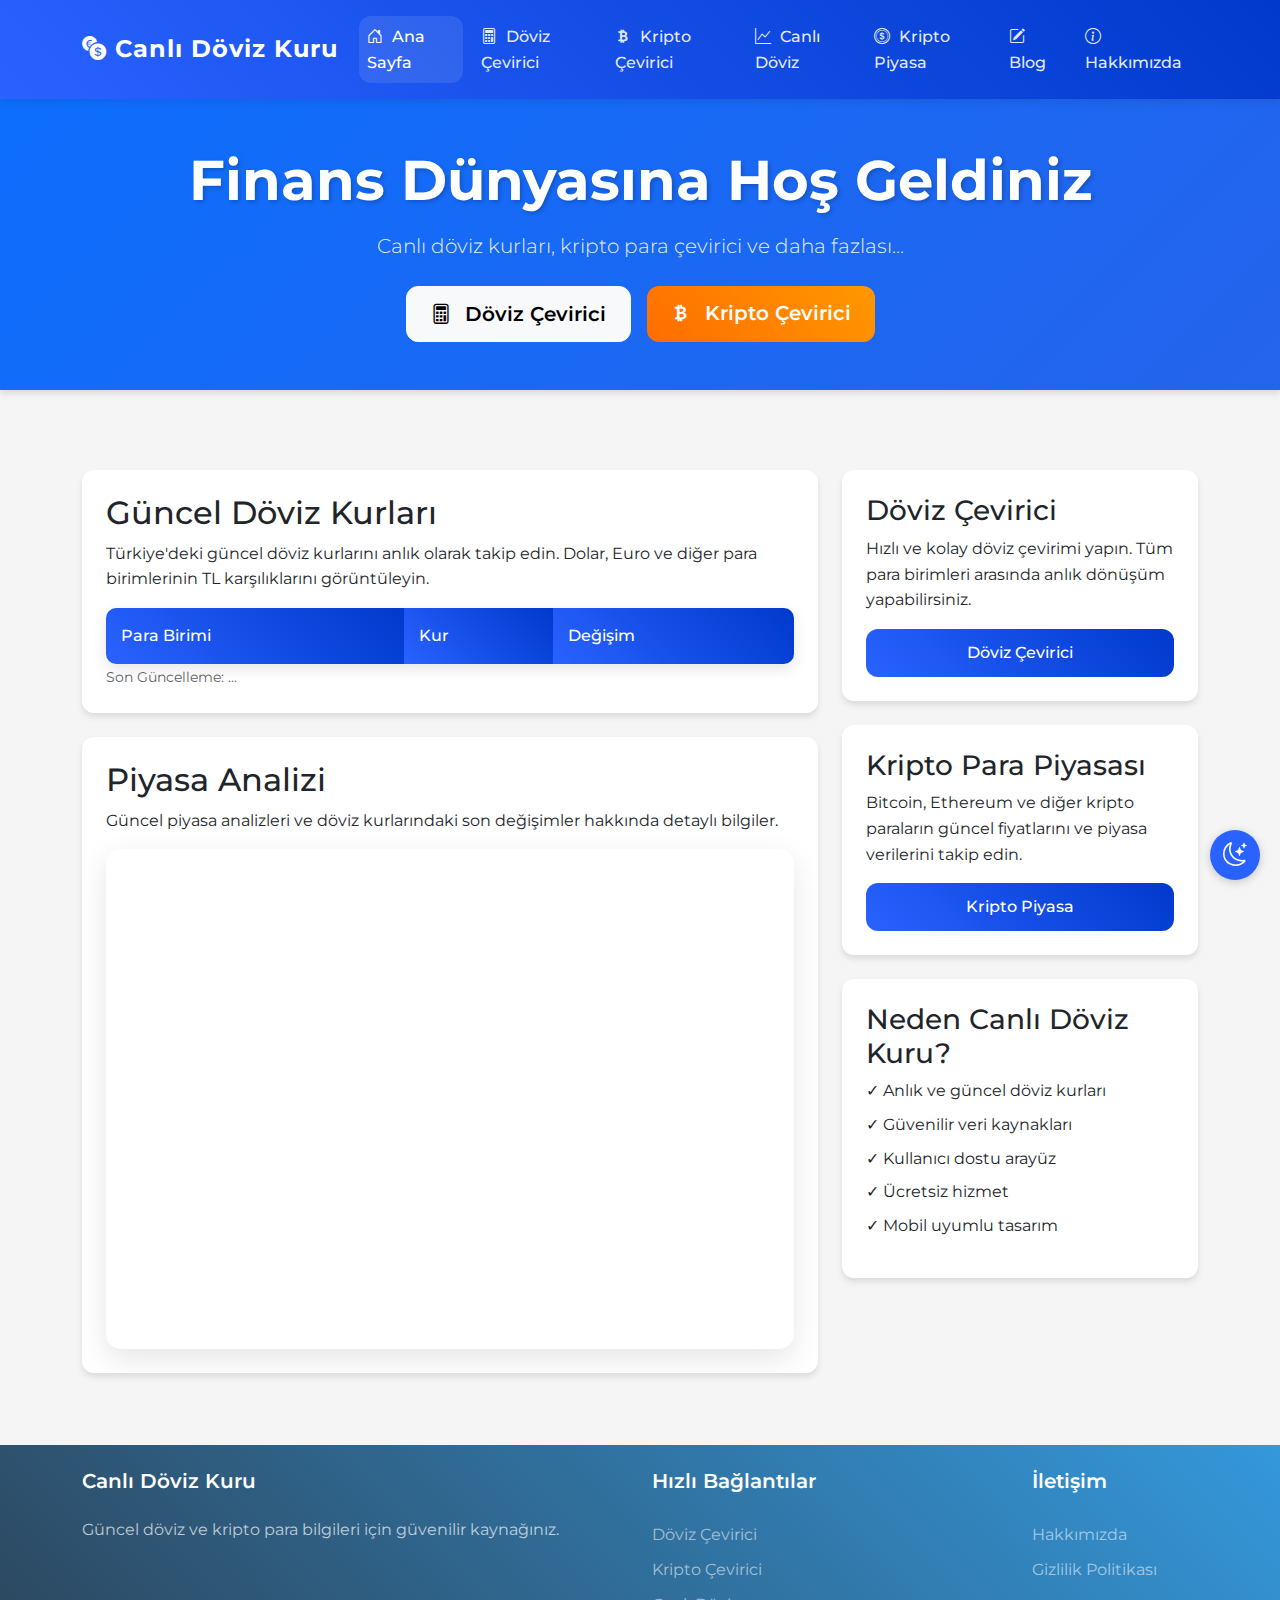
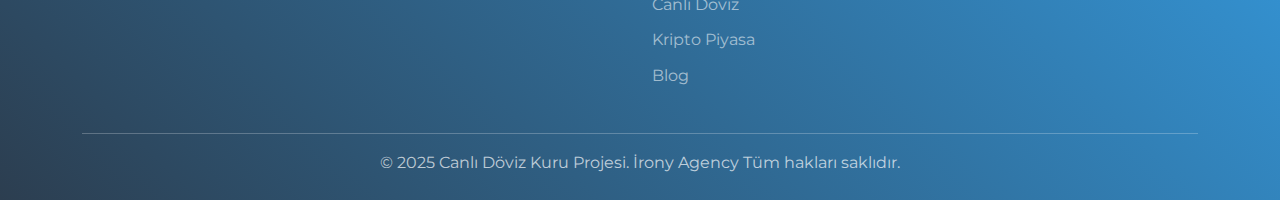
<file: index.html>
<!DOCTYPE html>
<html lang="tr">
<head>
    <!-- Google tag (gtag.js) -->
    <script async src="https://www.googletagmanager.com/gtag/js?id=G-Z0C76HSPTJ"></script>
    <script>
        window.dataLayer = window.dataLayer || [];
        function gtag(){dataLayer.push(arguments);}
        gtag('js', new Date());

        gtag('config', 'G-Z0C76HSPTJ');
    </script>
    <meta charset="UTF-8">
    <meta name="viewport" content="width=device-width, initial-scale=1.0">
    <meta name="description" content="Canlı Döviz Kuru - Anlık döviz kurları, dolar kaç tl, euro kaç tl, güncel döviz çevirici ve kripto para bilgileri.">
    <meta name="keywords" content="canlı döviz kuru, anlık döviz kuru, dolar kaç tl, euro kaç tl, bitcoin kaç tl, kripto para piyasa">
    <meta name="author" content="Finans Platformu">
    <meta name="robots" content="index, follow">

    <!-- Open Graph / Facebook -->
    <meta property="og:type" content="website">
    <meta property="og:url" content="https://candovizkuru.com/">
    <meta property="og:title" content="Canlı Döviz Kuru - Anlık Döviz ve Kripto Para Bilgileri">
    <meta property="og:description" content="Güncel döviz kurları, kripto para çevirici ve anlık finans bilgileri">
    <meta property="og:image" content="https://candovizkuru.com/og-image.jpg">

    <!-- Twitter -->
    <meta property="twitter:card" content="summary_large_image">
    <meta property="twitter:url" content="https://candovizkuru.com/">
    <meta property="twitter:title" content="Canlı Döviz Kuru">
    <meta property="twitter:description" content="Güncel döviz kurları, kripto para çevirici ve anlık finans bilgileri">
    <meta property="twitter:image" content="https://candovizkuru.com/twitter-image.jpg">

    <!-- Canonical URL -->
    <link rel="canonical" href="https://candovizkuru.com/">

    <meta name="google-adsense-account" content="ca-pub-8020765633962496">
    <script async src="https://pagead2.googlesyndication.com/pagead/js/adsbygoogle.js?client=ca-pub-8020765633962496"
     crossorigin="anonymous"></script>
    <title>Canlı Döviz Kuru - Anlık Döviz ve Kripto Para Bilgileri</title>
    <link rel="icon" type="image/png" href="favicon.png">
    <link href="https://fonts.googleapis.com/css2?family=Montserrat:wght@300;400;500;600;700&display=swap" rel="stylesheet">
    <link href="https://cdn.jsdelivr.net/npm/bootstrap@5.3.0/dist/css/bootstrap.min.css" rel="stylesheet">
    <link rel="stylesheet" href="https://cdn.jsdelivr.net/npm/bootstrap-icons@1.7.2/font/bootstrap-icons.css">
    <link rel="stylesheet" href="style.css">
    <link rel="icon" type="image/x-icon" href="favicon.ico">
</head>
<body>
    <!-- Navbar -->
    <nav class="navbar navbar-expand-lg navbar-dark bg-primary">
        <div class="container">
            <a class="navbar-brand" href="index.html">
                <i class="bi bi-currency-exchange me-2"></i>Canlı Döviz Kuru
            </a>
            <button class="navbar-toggler" type="button" data-bs-toggle="collapse" data-bs-target="#navbarNav">
                <span class="navbar-toggler-icon"></span>
            </button>
            <div class="collapse navbar-collapse" id="navbarNav">
                <ul class="navbar-nav ms-auto">
                    <li class="nav-item">
                        <a class="nav-link active" href="index.html">
                            <i class="bi bi-house-door"></i> Ana Sayfa
                        </a>
                    </li>
                    <li class="nav-item">
                        <a class="nav-link" href="pages/doviz-cevirici.html">
                            <i class="bi bi-calculator"></i> Döviz Çevirici
                        </a>
                    </li>
                    <li class="nav-item">
                        <a class="nav-link" href="pages/kripto-cevirici.html">
                            <i class="bi bi-currency-bitcoin"></i> Kripto Çevirici
                        </a>
                    </li>
                    <li class="nav-item">
                        <a class="nav-link" href="pages/canli-doviz.html">
                            <i class="bi bi-graph-up"></i> Canlı Döviz
                        </a>
                    </li>
                    <li class="nav-item">
                        <a class="nav-link" href="pages/kripto-piyasa.html">
                            <i class="bi bi-coin"></i> Kripto Piyasa
                        </a>
                    </li>
                    <li class="nav-item">
                        <a class="nav-link" href="pages/blog.html">
                            <i class="bi bi-pencil-square"></i> Blog
                        </a>
                    </li>
                    <li class="nav-item">
                        <a class="nav-link" href="pages/hakkimizda.html">
                            <i class="bi bi-info-circle"></i> Hakkımızda
                        </a>
                    </li>
                </ul>
            </div>
        </div>
    </nav>

    <!-- Hero Section -->
    <div class="hero-section text-center py-5 bg-primary text-white">
        <div class="container">
            <h1 class="display-4 mb-3">Finans Dünyasına Hoş Geldiniz</h1>
            <p class="lead mb-4">Canlı döviz kurları, kripto para çevirici ve daha fazlası...</p>
            <div class="d-flex justify-content-center gap-3">
                <a href="pages/doviz-cevirici.html" class="btn btn-light btn-lg">
                    <i class="bi bi-calculator"></i> Döviz Çevirici
                </a>
                <a href="pages/kripto-cevirici.html" class="btn btn-warning btn-lg">
                    <i class="bi bi-currency-bitcoin"></i> Kripto Çevirici
                </a>
            </div>
        </div>
    </div>

    <!-- Ana İçerik -->
    <div class="container mt-5">
        <div class="row">
            <div class="col-md-8">
                <div class="card mb-4">
                    <div class="card-body">
                        <h2 class="card-title">Güncel Döviz Kurları</h2>
                        <p class="card-text">Türkiye'deki güncel döviz kurlarını anlık olarak takip edin. Dolar, Euro ve diğer para birimlerinin TL karşılıklarını görüntüleyin.</p>
                        <div class="table-responsive">
                            <table class="table table-hover">
                                <thead>
                                    <tr>
                                        <th>Para Birimi</th>
                                        <th>Kur</th>
                                        <th>Değişim</th>
                                    </tr>
                                </thead>
                                <tbody id="popularRatesTable">
                                    <!-- Burası JavaScript ile doldurulacak -->
                                </tbody>
                            </table>
                        </div>
                        <small id="lastUpdate" class="text-muted">Son Güncelleme: ...</small>
                    </div>
                </div>

                <div class="card mb-4">
                    <div class="card-body">
                        <h2 class="card-title">Piyasa Analizi</h2>
                        <p class="card-text">Güncel piyasa analizleri ve döviz kurlarındaki son değişimler hakkında detaylı bilgiler.</p>
                        <div class="tradingview-widget-container">
                            <div id="tradingview_chart"></div>
                            <script type="text/javascript" src="https://s3.tradingview.com/tv.js"></script>
                            <script type="text/javascript">
                                new TradingView.widget({
                                    "width": "100%",
                                    "height": 500,
                                    "symbol": "FX:USDTRY",
                                    "interval": "D",
                                    "timezone": "Europe/Istanbul",
                                    "theme": "light",
                                    "style": "1",
                                    "locale": "tr",
                                    "toolbar_bg": "#f1f3f6",
                                    "enable_publishing": false,
                                    "allow_symbol_change": true,
                                    "container_id": "tradingview_chart"
                                });
                            </script>
                        </div>
                    </div>
                </div>
            </div>
            <div class="col-md-4">
                <div class="card mb-4">
                    <div class="card-body">
                        <h3 class="card-title">Döviz Çevirici</h3>
                        <p class="card-text">Hızlı ve kolay döviz çevirimi yapın. Tüm para birimleri arasında anlık dönüşüm yapabilirsiniz.</p>
                        <div class="d-grid">
                            <a href="pages/canli-doviz.html" class="btn btn-primary">Döviz Çevirici</a>
                        </div>
                    </div>
                </div>

                <div class="card mb-4">
                    <div class="card-body">
                        <h3 class="card-title">Kripto Para Piyasası</h3>
                        <p class="card-text">Bitcoin, Ethereum ve diğer kripto paraların güncel fiyatlarını ve piyasa verilerini takip edin.</p>
                        <div class="d-grid">
                            <a href="pages/kripto-piyasa.html" class="btn btn-primary">Kripto Piyasa</a>
                        </div>
                    </div>
                </div>

                <div class="card">
                    <div class="card-body">
                        <h3 class="card-title">Neden Canlı Döviz Kuru?</h3>
                        <ul class="list-unstyled">
                            <li class="mb-2">✓ Anlık ve güncel döviz kurları</li>
                            <li class="mb-2">✓ Güvenilir veri kaynakları</li>
                            <li class="mb-2">✓ Kullanıcı dostu arayüz</li>
                            <li class="mb-2">✓ Ücretsiz hizmet</li>
                            <li class="mb-2">✓ Mobil uyumlu tasarım</li>
                        </ul>
                    </div>
                </div>
            </div>
        </div>
    </div>

    <!-- Footer -->
    <footer class="bg-dark text-light py-4 mt-5">
        <div class="container">
            <div class="row">
                <div class="col-md-6">
                    <h5>Canlı Döviz Kuru</h5>
                    <p>Güncel döviz ve kripto para bilgileri için güvenilir kaynağınız.</p>
                </div>
                <div class="col-md-4">
                    <h5>Hızlı Bağlantılar</h5>
                    <ul class="list-unstyled">
                        <li><a href="pages/doviz-cevirici.html">Döviz Çevirici</a></li>
                        <li><a href="pages/kripto-cevirici.html">Kripto Çevirici</a></li>
                        <li><a href="pages/canli-doviz.html">Canlı Döviz</a></li>
                        <li><a href="pages/kripto-piyasa.html">Kripto Piyasa</a></li>
                        <li><a href="pages/blog.html">Blog</a></li>
                    </ul>
                </div>
                <div class="col-md-2">
                    <h5>İletişim</h5>
                    <ul class="list-unstyled">
                        <li><a href="pages/hakkimizda.html">Hakkımızda</a></li>
                        <li><a href="pages/gizlilik-politikasi.html">Gizlilik Politikası</a></li>
                    </ul>
                </div>
            </div>
            <hr class="mt-4">
            <div class="text-center">
                <p class="mb-0">&copy; 2025 Canlı Döviz Kuru Projesi. İrony Agency Tüm hakları saklıdır.</p>
            </div>
        </div>
    </footer>

    <!-- Tema Değiştirme Butonu -->
    <button class="theme-toggle" id="themeToggle">
        <i class="bi bi-moon-stars"></i>
    </button>

    <script src="https://cdn.jsdelivr.net/npm/bootstrap@5.3.0/dist/js/bootstrap.bundle.min.js"></script>
    <script src="script.js"></script>
</body>
</html>
</file>
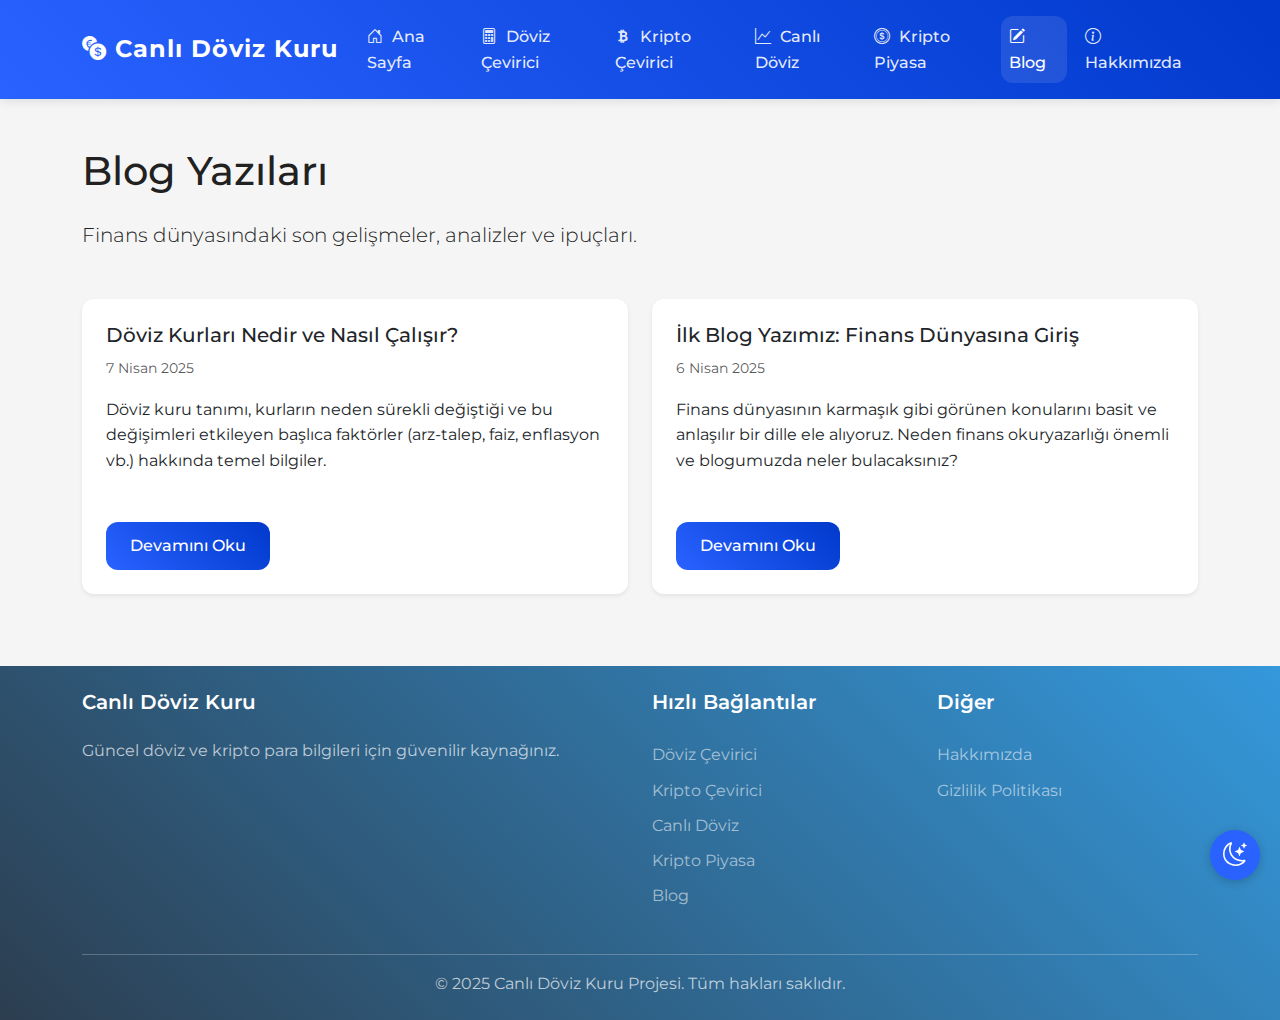
<file: pages/blog.html>
<!DOCTYPE html>
<html lang="tr">
<head>
    <!-- Google tag (gtag.js) -->
    <script async src="https://www.googletagmanager.com/gtag/js?id=G-Z0C76HSPTJ"></script>
    <script>
        window.dataLayer = window.dataLayer || [];
        function gtag(){dataLayer.push(arguments);}
        gtag('js', new Date());
        gtag('config', 'G-Z0C76HSPTJ');
    </script>
    <meta charset="UTF-8">
    <meta name="viewport" content="width=device-width, initial-scale=1.0">
    <meta name="description" content="Canlı Döviz Kuru Blog - Finans, döviz ve kripto paralar hakkında güncel yazılar.">
    <meta name="keywords" content="finans blog, döviz blog, kripto blog, ekonomi yazıları">
    <title>Blog - Canlı Döviz Kuru</title>
    <link rel="icon" type="image/png" href="../favicon.png">
    <link href="https://fonts.googleapis.com/css2?family=Montserrat:wght@300;400;500;600;700&display=swap" rel="stylesheet">
    <link href="https://cdn.jsdelivr.net/npm/bootstrap@5.3.0/dist/css/bootstrap.min.css" rel="stylesheet">
    <link rel="stylesheet" href="https://cdn.jsdelivr.net/npm/bootstrap-icons@1.7.2/font/bootstrap-icons.css">
    <link rel="stylesheet" href="../style.css">
</head>
<body>
    <!-- Navbar -->
    <nav class="navbar navbar-expand-lg navbar-dark bg-primary">
        <div class="container">
            <a class="navbar-brand" href="../index.html">
                <i class="bi bi-currency-exchange me-2"></i>Canlı Döviz Kuru
            </a>
            <button class="navbar-toggler" type="button" data-bs-toggle="collapse" data-bs-target="#navbarNav">
                <span class="navbar-toggler-icon"></span>
            </button>
            <div class="collapse navbar-collapse" id="navbarNav">
                <ul class="navbar-nav ms-auto">
                    <li class="nav-item">
                        <a class="nav-link" href="../index.html"><i class="bi bi-house-door"></i> Ana Sayfa</a>
                    </li>
                    <li class="nav-item">
                        <a class="nav-link" href="doviz-cevirici.html"><i class="bi bi-calculator"></i> Döviz Çevirici</a>
                    </li>
                    <li class="nav-item">
                        <a class="nav-link" href="kripto-cevirici.html"><i class="bi bi-currency-bitcoin"></i> Kripto Çevirici</a>
                    </li>
                    <li class="nav-item">
                        <a class="nav-link" href="canli-doviz.html"><i class="bi bi-graph-up"></i> Canlı Döviz</a>
                    </li>
                    <li class="nav-item">
                        <a class="nav-link" href="kripto-piyasa.html"><i class="bi bi-coin"></i> Kripto Piyasa</a>
                    </li>
                     <li class="nav-item">
                        <a class="nav-link active" href="blog.html"><i class="bi bi-pencil-square"></i> Blog</a>
                    </li>
                    <li class="nav-item">
                        <a class="nav-link" href="hakkimizda.html"><i class="bi bi-info-circle"></i> Hakkımızda</a>
                    </li>
                </ul>
            </div>
        </div>
    </nav>

    <!-- Blog Başlık -->
    <div class="container mt-5">
        <h1 class="mb-4">Blog Yazıları</h1>
        <p class="lead mb-5">Finans dünyasındaki son gelişmeler, analizler ve ipuçları.</p>

        <!-- Blog Yazıları Listesi -->
        <div class="row" id="blogPostList">
            <!-- Blog yazıları buraya JavaScript ile yüklenecek -->
            <div class="col-12 text-center">
                <p>Yazılar yükleniyor...</p>
            </div>
        </div>
    </div>

    <!-- Footer -->
    <footer class="bg-dark text-light py-4 mt-5">
        <div class="container">
            <div class="row">
                <div class="col-md-6">
                    <h5>Canlı Döviz Kuru</h5>
                    <p>Güncel döviz ve kripto para bilgileri için güvenilir kaynağınız.</p>
                </div>
                <div class="col-md-3">
                    <h5>Hızlı Bağlantılar</h5>
                    <ul class="list-unstyled">
                        <li><a href="doviz-cevirici.html">Döviz Çevirici</a></li>
                        <li><a href="kripto-cevirici.html">Kripto Çevirici</a></li>
                        <li><a href="canli-doviz.html">Canlı Döviz</a></li>
                        <li><a href="kripto-piyasa.html">Kripto Piyasa</a></li>
                        <li><a href="blog.html">Blog</a></li>
                    </ul>
                </div>
                <div class="col-md-3">
                    <h5>Diğer</h5>
                    <ul class="list-unstyled">
                        <li><a href="hakkimizda.html">Hakkımızda</a></li>
                        <li><a href="gizlilik-politikasi.html">Gizlilik Politikası</a></li>
                    </ul>
                </div>
            </div>
            <hr class="mt-4">
            <div class="text-center">
                <p class="mb-0">&copy; 2025 Canlı Döviz Kuru Projesi. Tüm hakları saklıdır.</p>
            </div>
        </div>
    </footer>

    <!-- Tema Değiştirme Butonu -->
    <button class="theme-toggle" id="themeToggle">
        <i class="bi bi-moon-stars"></i>
    </button>

    <script src="https://cdn.jsdelivr.net/npm/bootstrap@5.3.0/dist/js/bootstrap.bundle.min.js"></script>
    <!-- Ana script (tema vb. için) -->
    <script src="../script.js"></script>
    <!-- Blog listeleme script'i -->
    <script src="../blog.js"></script>
</body>
</html>
</file>
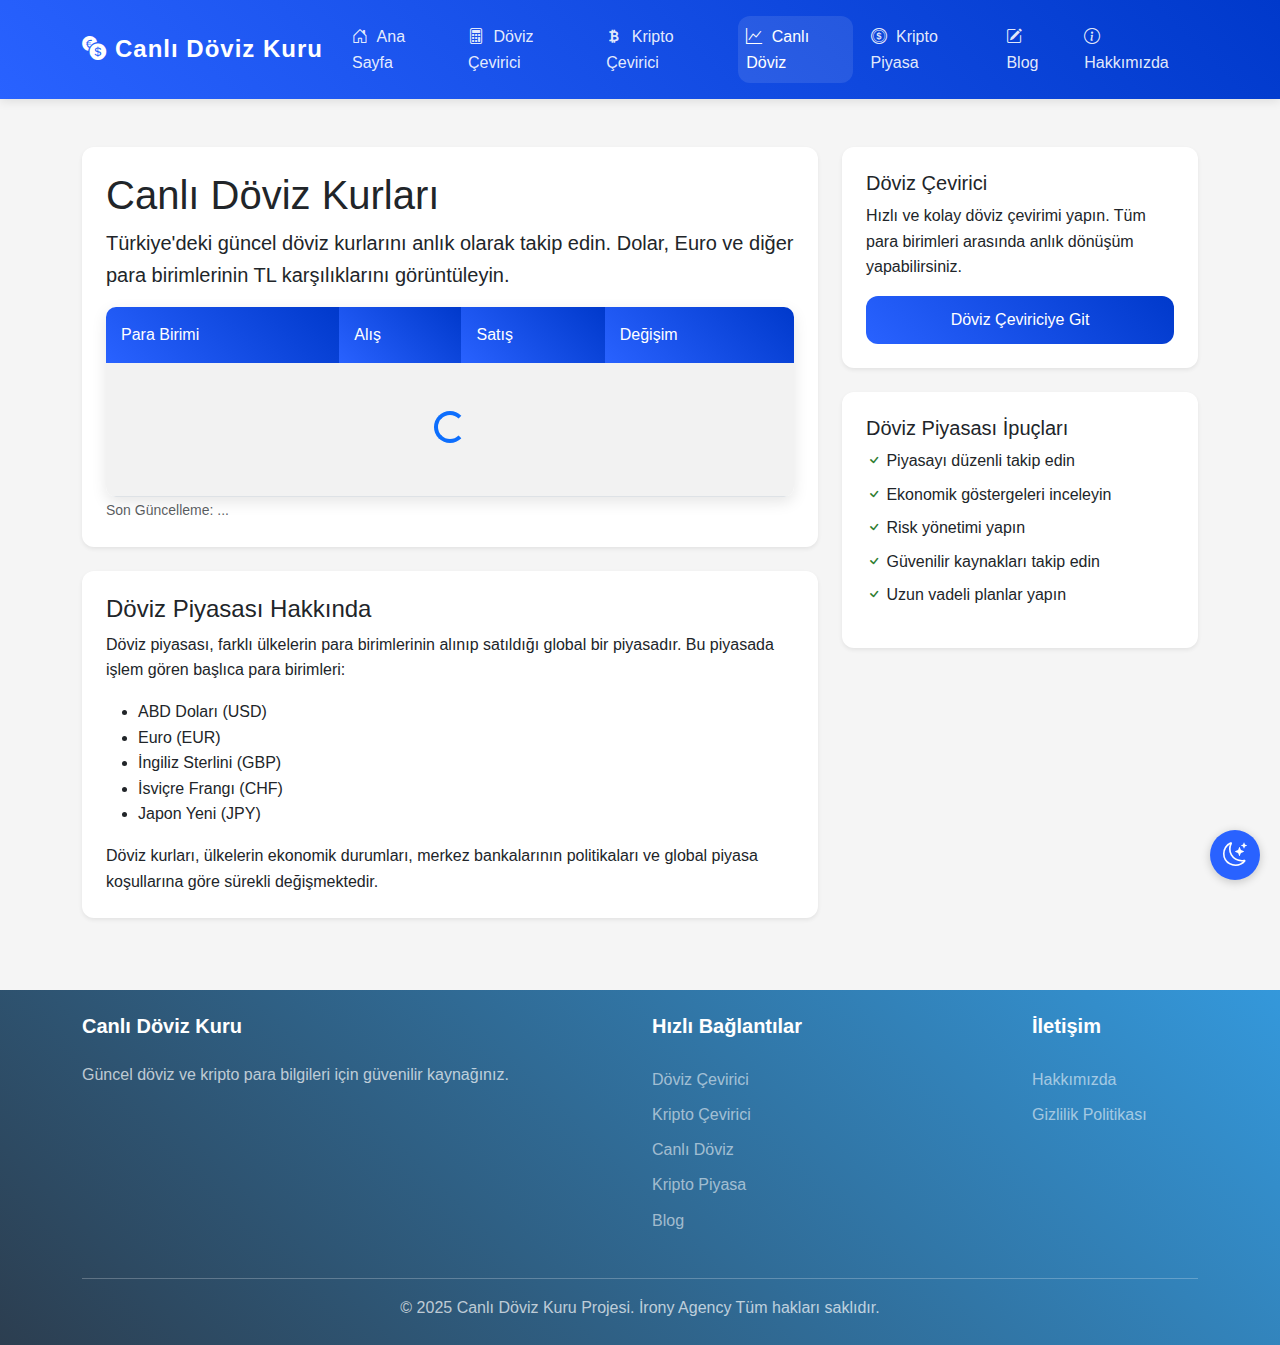
<file: pages/canli-doviz.html>
<!DOCTYPE html>
<html lang="tr">
<head>
    <!-- Google tag (gtag.js) -->
    <script async src="https://www.googletagmanager.com/gtag/js?id=G-Z0C76HSPTJ"></script>
    <script>
        window.dataLayer = window.dataLayer || [];
        function gtag(){dataLayer.push(arguments);}
        gtag('js', new Date());

        gtag('config', 'G-Z0C76HSPTJ');
    </script>
    <meta charset="UTF-8">
    <meta name="viewport" content="width=device-width, initial-scale=1.0">
    <meta name="description" content="Canlı Döviz Kuru - Anlık döviz kurları, dolar kaç tl, euro kaç tl, güncel döviz çevirici ve kripto para bilgileri.">
    <meta name="keywords" content="canlı döviz kuru, anlık döviz kuru, dolar kaç tl, euro kaç tl, bitcoin kaç tl, kripto para piyasa">
    <meta name="google-adsense-account" content="ca-pub-8020765633962496">
    <script async src="https://pagead2.googlesyndication.com/pagead/js/adsbygoogle.js?client=ca-pub-8020765633962496"
     crossorigin="anonymous"></script>
    <title>Canlı Döviz Kurları - Canlı Döviz Kuru | Anlık Döviz Bilgileri</title>
    <link rel="icon" type="image/png" href="../favicon.png">
    <link href="https://cdn.jsdelivr.net/npm/bootstrap@5.3.0/dist/css/bootstrap.min.css" rel="stylesheet">
    <link rel="stylesheet" href="https://cdn.jsdelivr.net/npm/bootstrap-icons@1.7.2/font/bootstrap-icons.css">
    <link rel="stylesheet" href="../style.css">
</head>
<body>
    <!-- Navigasyon -->
    <nav class="navbar navbar-expand-lg navbar-dark bg-primary">
        <div class="container">
            <a class="navbar-brand" href="../index.html">
                <i class="bi bi-currency-exchange me-2"></i>Canlı Döviz Kuru
            </a>
            <button class="navbar-toggler" type="button" data-bs-toggle="collapse" data-bs-target="#navbarNav">
                <span class="navbar-toggler-icon"></span>
            </button>
            <div class="collapse navbar-collapse" id="navbarNav">
                <ul class="navbar-nav ms-auto">
                    <li class="nav-item">
                        <a class="nav-link" href="../index.html"><i class="bi bi-house-door"></i> Ana Sayfa</a>
                    </li>
                    <li class="nav-item">
                        <a class="nav-link" href="doviz-cevirici.html"><i class="bi bi-calculator"></i> Döviz Çevirici</a>
                    </li>
                    <li class="nav-item">
                        <a class="nav-link" href="kripto-cevirici.html"><i class="bi bi-currency-bitcoin"></i> Kripto Çevirici</a>
                    </li>
                    <li class="nav-item">
                        <a class="nav-link active" href="canli-doviz.html"><i class="bi bi-graph-up"></i> Canlı Döviz</a>
                    </li>
                    <li class="nav-item">
                        <a class="nav-link" href="kripto-piyasa.html"><i class="bi bi-coin"></i> Kripto Piyasa</a>
                    </li>
                    <li class="nav-item">
                        <a class="nav-link" href="blog.html"><i class="bi bi-pencil-square"></i> Blog</a>
                    </li>
                    <li class="nav-item">
                        <a class="nav-link" href="hakkimizda.html"><i class="bi bi-info-circle"></i> Hakkımızda</a>
                    </li>
                </ul>
            </div>
        </div>
    </nav>

    <!-- Ana İçerik -->
    <div class="container mt-5">
        <div class="row">
            <div class="col-md-8">
                <div class="card mb-4 shadow-sm">
                    <div class="card-body">
                        <h1 class="card-title">Canlı Döviz Kurları</h1>
                        <p class="lead">Türkiye'deki güncel döviz kurlarını anlık olarak takip edin. Dolar, Euro ve diğer para birimlerinin TL karşılıklarını görüntüleyin.</p>
                        <div class="table-responsive">
                            <table class="table table-hover table-striped">
                                <thead>
                                    <tr>
                                        <th>Para Birimi</th>
                                        <th>Alış</th>
                                        <th>Satış</th>
                                        <th>Değişim</th>
                                    </tr>
                                </thead>
                                <tbody id="dovizKurlariTable">
                                    <!-- Döviz kurları buraya gelecek -->
                                     <tr><td colspan="4" class="text-center p-5"><div class="spinner-border text-primary" role="status"><span class="visually-hidden">Yükleniyor...</span></div></td></tr>
                                </tbody>
                            </table>
                        </div>
                        <small id="lastUpdate" class="text-muted">Son Güncelleme: ...</small>
                    </div>
                </div>

                <div class="card mb-4 shadow-sm">
                    <div class="card-body">
                        <h2 class="card-title h4">Döviz Piyasası Hakkında</h2>
                        <p class="card-text">Döviz piyasası, farklı ülkelerin para birimlerinin alınıp satıldığı global bir piyasadır. Bu piyasada işlem gören başlıca para birimleri:</p>
                        <ul>
                            <li>ABD Doları (USD)</li>
                            <li>Euro (EUR)</li>
                            <li>İngiliz Sterlini (GBP)</li>
                            <li>İsviçre Frangı (CHF)</li>
                            <li>Japon Yeni (JPY)</li>
                        </ul>
                        <p class="card-text">Döviz kurları, ülkelerin ekonomik durumları, merkez bankalarının politikaları ve global piyasa koşullarına göre sürekli değişmektedir.</p>
                    </div>
                </div>
            </div>
            <div class="col-md-4">
                <div class="card mb-4 shadow-sm">
                    <div class="card-body">
                        <h3 class="card-title h5">Döviz Çevirici</h3>
                        <p class="card-text">Hızlı ve kolay döviz çevirimi yapın. Tüm para birimleri arasında anlık dönüşüm yapabilirsiniz.</p>
                        <div class="d-grid">
                             <a href="doviz-cevirici.html" class="btn btn-primary">Döviz Çeviriciye Git</a>
                        </div>
                    </div>
                </div>

                <div class="card shadow-sm">
                    <div class="card-body">
                        <h3 class="card-title h5">Döviz Piyasası İpuçları</h3>
                        <ul class="list-unstyled">
                            <li class="mb-2"><i class="bi bi-check text-success"></i> Piyasayı düzenli takip edin</li>
                            <li class="mb-2"><i class="bi bi-check text-success"></i> Ekonomik göstergeleri inceleyin</li>
                            <li class="mb-2"><i class="bi bi-check text-success"></i> Risk yönetimi yapın</li>
                            <li class="mb-2"><i class="bi bi-check text-success"></i> Güvenilir kaynakları takip edin</li>
                            <li class="mb-2"><i class="bi bi-check text-success"></i> Uzun vadeli planlar yapın</li>
                        </ul>
                    </div>
                </div>
            </div>
        </div>
    </div>

    <!-- Footer -->
    <footer class="bg-dark text-light py-4 mt-5">
        <div class="container">
            <div class="row">
                <div class="col-md-6">
                    <h5>Canlı Döviz Kuru</h5>
                    <p>Güncel döviz ve kripto para bilgileri için güvenilir kaynağınız.</p>
                </div>
                <div class="col-md-4">
                    <h5>Hızlı Bağlantılar</h5>
                    <ul class="list-unstyled">
                        <li><a href="doviz-cevirici.html">Döviz Çevirici</a></li>
                        <li><a href="kripto-cevirici.html">Kripto Çevirici</a></li>
                        <li><a href="canli-doviz.html">Canlı Döviz</a></li>
                        <li><a href="kripto-piyasa.html">Kripto Piyasa</a></li>
                        <li><a href="blog.html">Blog</a></li>
                    </ul>
                </div>
                <div class="col-md-2">
                    <h5>İletişim</h5>
                    <ul class="list-unstyled">
                        <li><a href="hakkimizda.html">Hakkımızda</a></li>
                        <li><a href="gizlilik-politikasi.html">Gizlilik Politikası</a></li>
                    </ul>
                </div>
            </div>
            <hr class="mt-4">
            <div class="text-center">
                <p class="mb-0">&copy; 2025 Canlı Döviz Kuru Projesi. İrony Agency Tüm hakları saklıdır.</p>
            </div>
        </div>
    </footer>

    <!-- Tema Değiştirme Butonu -->
    <button class="theme-toggle" id="themeToggle">
        <i class="bi bi-moon-stars"></i>
    </button>

    <script src="https://cdn.jsdelivr.net/npm/bootstrap@5.3.0/dist/js/bootstrap.bundle.min.js"></script>
    <script src="../script.js"></script>
    <script>
        // Sayfa yüklendiğinde canlı döviz kurlarını yükle
        document.addEventListener('DOMContentLoaded', () => {
            if (typeof loadLiveRates === 'function') {
                loadLiveRates(); // script.js içindeki fonksiyonu çağır
            }
             // Belirli aralıklarla veriyi yenilemek için (örneğin 1 dakikada bir)
             // setInterval(() => {
             //     if (typeof loadLiveRates === 'function') {
             //         loadLiveRates();
             //     }
             // }, 60000); // 60000 milisaniye = 1 dakika
        });
    </script>

</body>
</html>
</file>
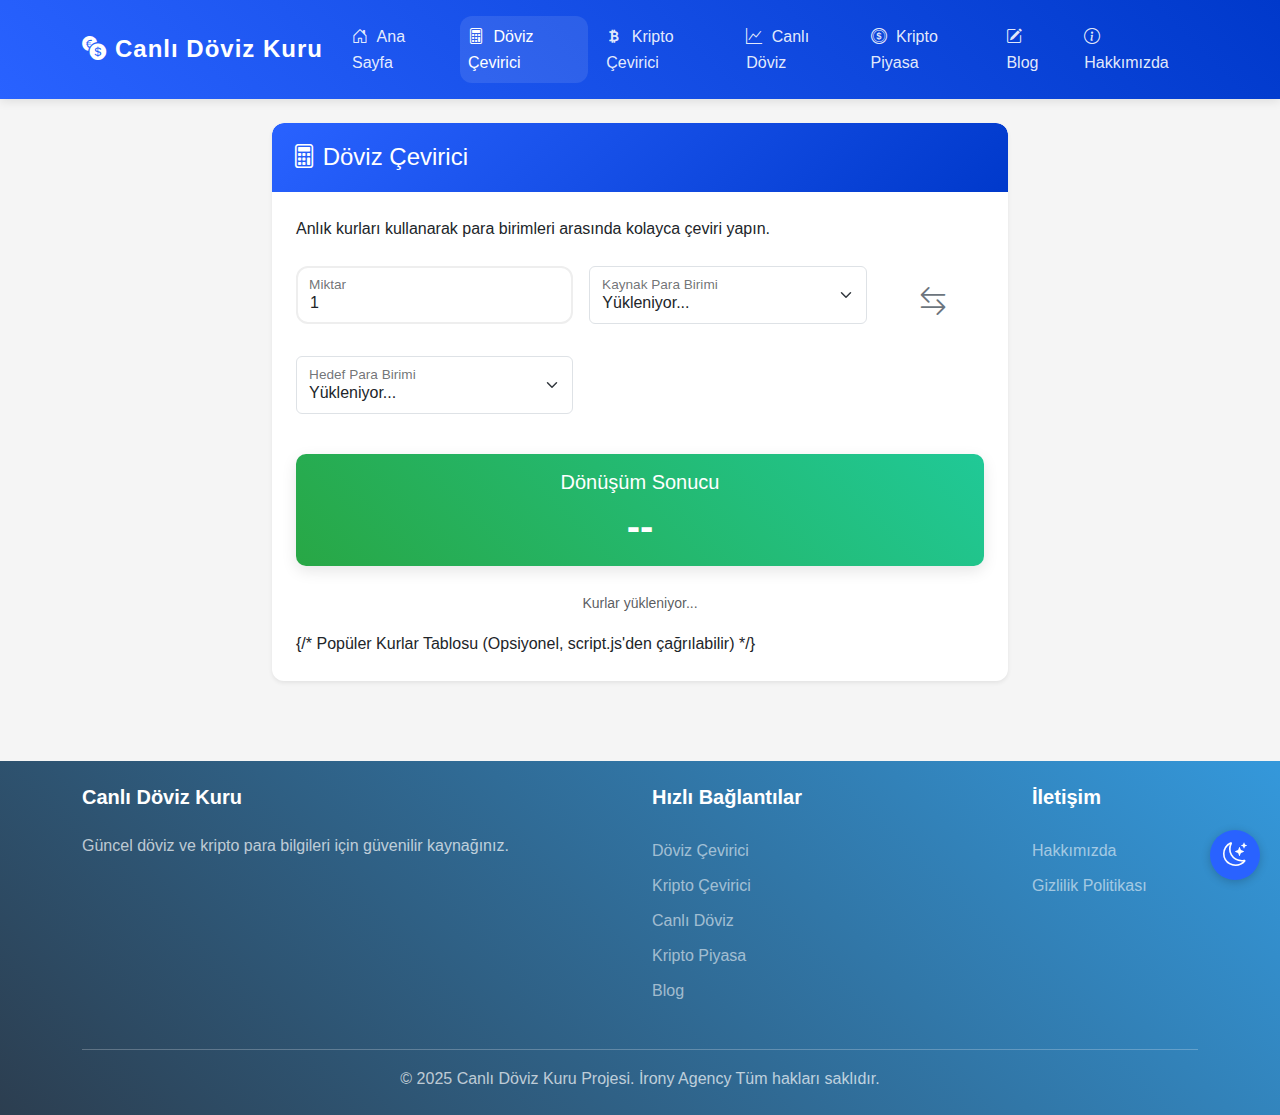
<file: pages/doviz-cevirici.html>
<!DOCTYPE html>
<html lang="tr">
<head>
    <meta charset="UTF-8">
    <meta name="viewport" content="width=device-width, initial-scale=1.0">
    <title>Döviz Çevirici - Canlı Döviz Kuru</title>
    <meta name="description" content="Anlık döviz kurları ile 150'den fazla para birimi arasında hızlı ve kolay çeviri yapın. Güncel dolar, euro ve diğer kurları kullanarak hesaplama yapın.">
    <meta name="keywords" content="döviz çevirici, kur çevirici, para çevirici, anlık kur, dolar çevir, euro çevir, canlı döviz kuru">
    <link rel="icon" type="image/png" href="../favicon.png">
    <link href="https://cdn.jsdelivr.net/npm/bootstrap@5.3.0/dist/css/bootstrap.min.css" rel="stylesheet">
    <link rel="stylesheet" href="https://cdn.jsdelivr.net/npm/bootstrap-icons@1.7.2/font/bootstrap-icons.css">
    <link rel="stylesheet" href="../style.css">
</head>
<body>
    <!-- Navigasyon -->
    <nav class="navbar navbar-expand-lg navbar-dark bg-primary">
        <div class="container">
            <a class="navbar-brand" href="../index.html">
                <i class="bi bi-currency-exchange me-2"></i>Canlı Döviz Kuru
            </a>
            <button class="navbar-toggler" type="button" data-bs-toggle="collapse" data-bs-target="#navbarNav">
                <span class="navbar-toggler-icon"></span>
            </button>
            <div class="collapse navbar-collapse" id="navbarNav">
                <ul class="navbar-nav ms-auto">
                    <li class="nav-item">
                        <a class="nav-link" href="../index.html"><i class="bi bi-house-door"></i> Ana Sayfa</a>
                    </li>
                    <li class="nav-item">
                        <a class="nav-link active" href="doviz-cevirici.html"><i class="bi bi-calculator"></i> Döviz Çevirici</a>
                    </li>
                    <li class="nav-item">
                        <a class="nav-link" href="kripto-cevirici.html"><i class="bi bi-currency-bitcoin"></i> Kripto Çevirici</a>
                    </li>
                    <li class="nav-item">
                        <a class="nav-link" href="canli-doviz.html"><i class="bi bi-graph-up"></i> Canlı Döviz</a>
                    </li>
                    <li class="nav-item">
                        <a class="nav-link" href="kripto-piyasa.html"><i class="bi bi-coin"></i> Kripto Piyasa</a>
                    </li>
                    <li class="nav-item">
                        <a class="nav-link" href="blog.html"><i class="bi bi-pencil-square"></i> Blog</a>
                    </li>
                    <li class="nav-item">
                        <a class="nav-link" href="hakkimizda.html"><i class="bi bi-info-circle"></i> Hakkımızda</a>
                    </li>
                </ul>
            </div>
        </div>
    </nav>

    <!-- Ana İçerik -->
    <div class="container mt-4">
        <div class="row justify-content-center">
            <div class="col-lg-8">
                <!-- Döviz Çevirici Kartı -->
                <div class="card shadow-sm">
                    <div class="card-header bg-primary text-white">
                        <h1 class="h4 mb-0"><i class="bi bi-calculator"></i> Döviz Çevirici</h1>
                    </div>
                    <div class="card-body">
                        <p class="card-text mb-4">Anlık kurları kullanarak para birimleri arasında kolayca çeviri yapın.</p>
                        <div class="row g-3 align-items-center">
                            <div class="col-md-5">
                                <div class="form-floating">
                                    <input type="number" class="form-control" id="amount" value="1" min="0" step="any">
                                    <label for="amount">Miktar</label>
                                </div>
                            </div>
                            <div class="col-md-5">
                                <div class="form-floating">
                                    <select class="form-select" id="fromCurrency">
                                        <!-- JavaScript ile doldurulacak -->
                                        <option>Yükleniyor...</option>
                                    </select>
                                    <label for="fromCurrency">Kaynak Para Birimi</label>
                                </div>
                            </div>
                            <div class="col-md-2 text-center d-none d-md-block">
                                <i class="bi bi-arrow-left-right fs-3 text-secondary"></i>
                            </div>
                             <div class="col-12 d-md-none text-center">
                                <i class="bi bi-arrow-down-up fs-3 text-secondary my-2"></i>
                            </div>
                            <div class="col-md-5">
                                <div class="form-floating">
                                    <select class="form-select" id="toCurrency">
                                        <!-- JavaScript ile doldurulacak -->
                                         <option>Yükleniyor...</option>
                                    </select>
                                    <label for="toCurrency">Hedef Para Birimi</label>
                                </div>
                            </div>
                             <div class="col-md-5">
                             </div>
                             <div class="col-md-2 d-none d-md-block">
                             </div>

                        </div>

                        <div class="result-box mt-4 text-center">
                            <div class="alert alert-success" role="alert">
                                <h5 class="alert-heading mb-0">Dönüşüm Sonucu</h5>
                                <div id="result" class="display-6 mt-2 fw-bold">--</div>
                            </div>
                        </div>
                        <p class="text-center text-muted mt-2"><small id="lastUpdate">Kurlar yükleniyor...</small></p>

                        {/* Popüler Kurlar Tablosu (Opsiyonel, script.js'den çağrılabilir) */}
                        <div class="mt-5 d-none">
                            <h5 class="mb-3"><i class="bi bi-star-fill text-warning"></i> Popüler Kurlar (TRY Bazlı)</h5>
                            <div class="table-responsive">
                                <table class="table table-sm table-hover">
                                    <thead>
                                        <tr>
                                            <th>Para Birimi</th>
                                            <th>Kur</th>
                                            <th>Değişim</th>
                                        </tr>
                                    </thead>
                                    <tbody id="popularRatesTable">
                                        <!-- JavaScript ile doldurulacak -->
                                    </tbody>
                                </table>
                            </div>
                        </div>
                    </div>
                </div>
            </div>

        </div>
    </div>

    <!-- Footer -->
    <footer class="bg-dark text-light py-4 mt-5">
        <div class="container">
            <div class="row">
                <div class="col-md-6">
                    <h5>Canlı Döviz Kuru</h5>
                    <p>Güncel döviz ve kripto para bilgileri için güvenilir kaynağınız.</p>
                </div>
                <div class="col-md-4">
                    <h5>Hızlı Bağlantılar</h5>
                    <ul class="list-unstyled">
                        <li><a href="doviz-cevirici.html">Döviz Çevirici</a></li>
                        <li><a href="kripto-cevirici.html">Kripto Çevirici</a></li>
                        <li><a href="canli-doviz.html">Canlı Döviz</a></li>
                        <li><a href="kripto-piyasa.html">Kripto Piyasa</a></li>
                        <li><a href="blog.html">Blog</a></li>
                    </ul>
                </div>
                <div class="col-md-2">
                    <h5>İletişim</h5>
                    <ul class="list-unstyled">
                        <li><a href="hakkimizda.html">Hakkımızda</a></li>
                        <li><a href="gizlilik-politikasi.html">Gizlilik Politikası</a></li>
                    </ul>
                </div>
            </div>
            <hr class="mt-4">
            <div class="text-center">
                <p class="mb-0">&copy; 2025 Canlı Döviz Kuru Projesi. İrony Agency Tüm hakları saklıdır.</p>
            </div>
        </div>
    </footer>

     <!-- Tema Değiştirme Butonu -->
    <button class="theme-toggle" id="themeToggle">
        <i class="bi bi-moon-stars"></i>
    </button>

    <script src="https://cdn.jsdelivr.net/npm/bootstrap@5.3.0/dist/js/bootstrap.bundle.min.js"></script>
    <script src="../script.js"></script>
    <script>
        // Sayfa yüklendiğinde para birimi seçeneklerini ve gerekirse popüler kurları yükle
        document.addEventListener('DOMContentLoaded', () => {
            if (typeof loadCurrencyOptions === 'function') {
                loadCurrencyOptions(); // script.js içindeki fonksiyonu çağır
            }
             // İsteğe bağlı: Popüler kurları da bu sayfada göstermek isterseniz
            // if (typeof loadPopularRates === 'function') {
            //     loadPopularRates();
            //     document.querySelector('.mt-5.d-none')?.classList.remove('d-none'); // Tabloyu görünür yap
            // }

            // İlk çeviriyi yap (varsayılan değerlerle)
             if (typeof convertCurrency === 'function') {
                 // Seçeneklerin yüklenmesini beklemek için küçük bir gecikme
                 setTimeout(convertCurrency, 500);
             }
        });
    </script>
</body>
</html>
</file>
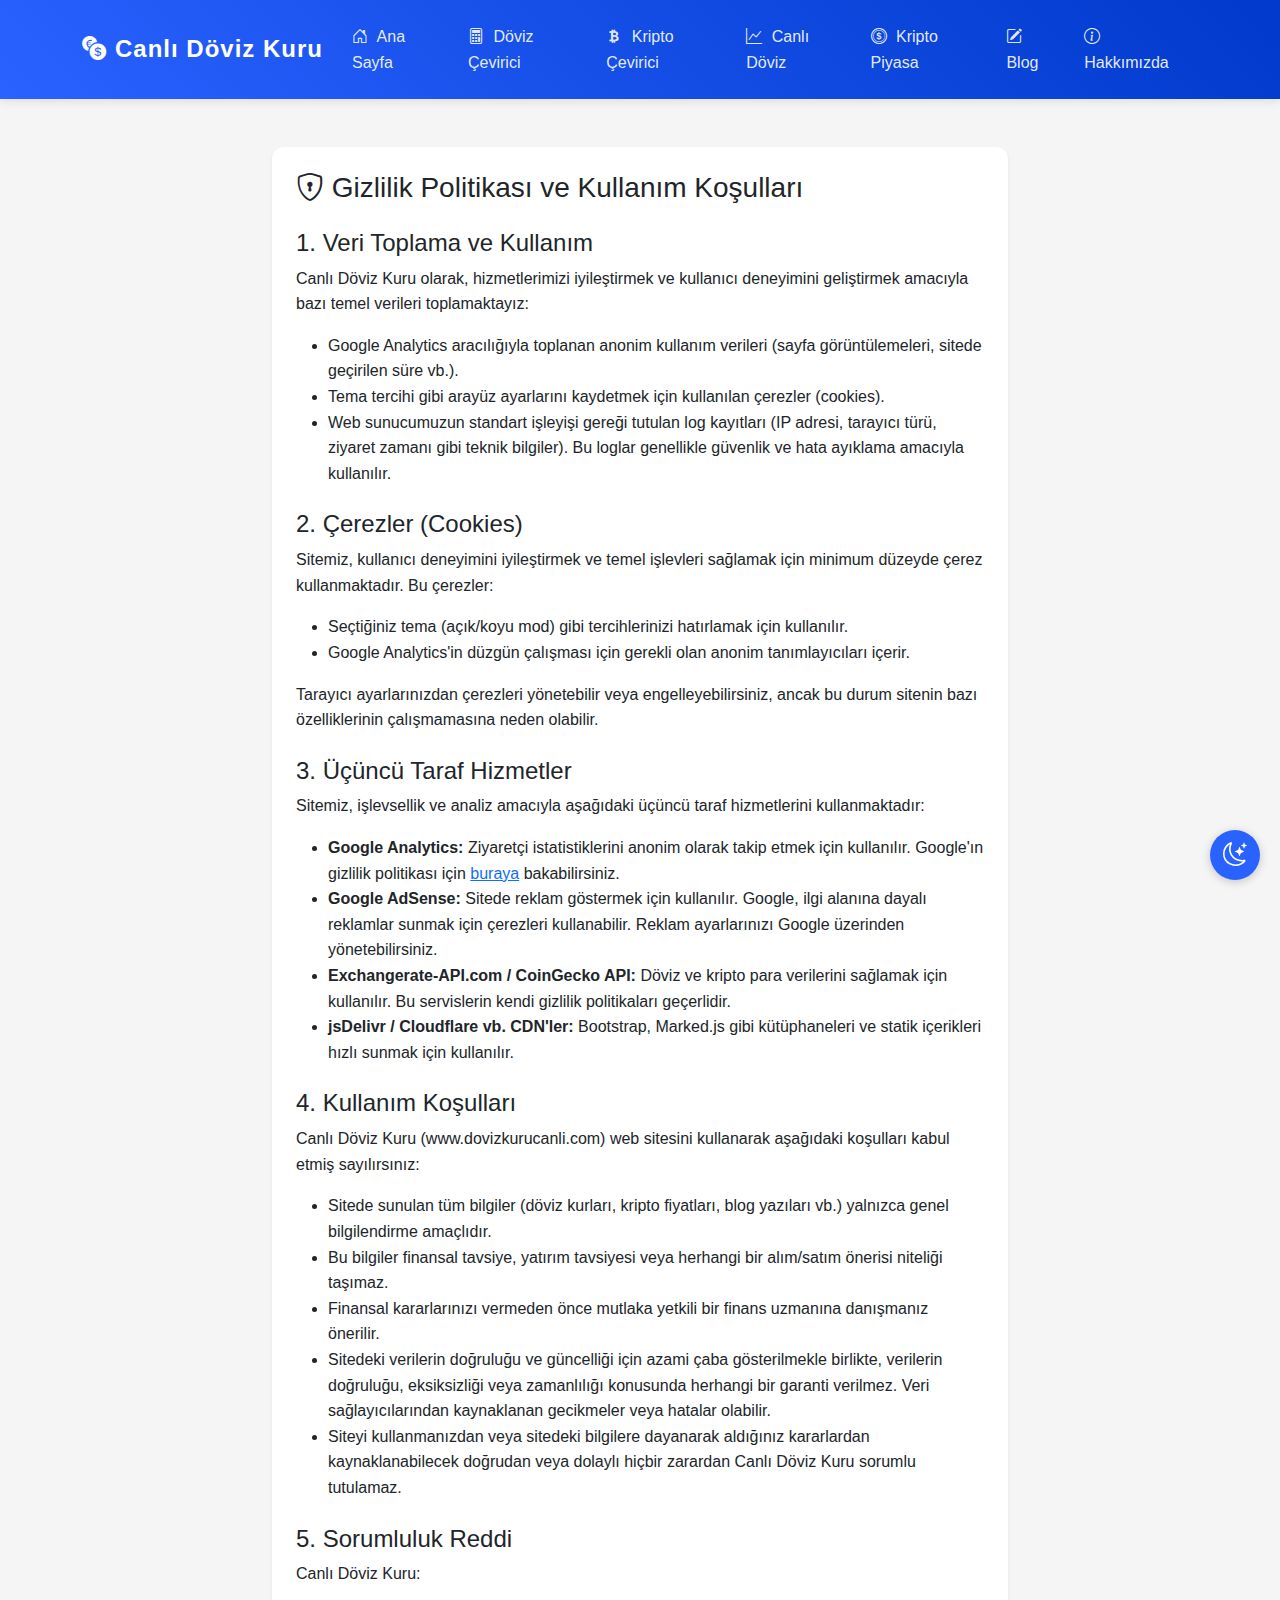
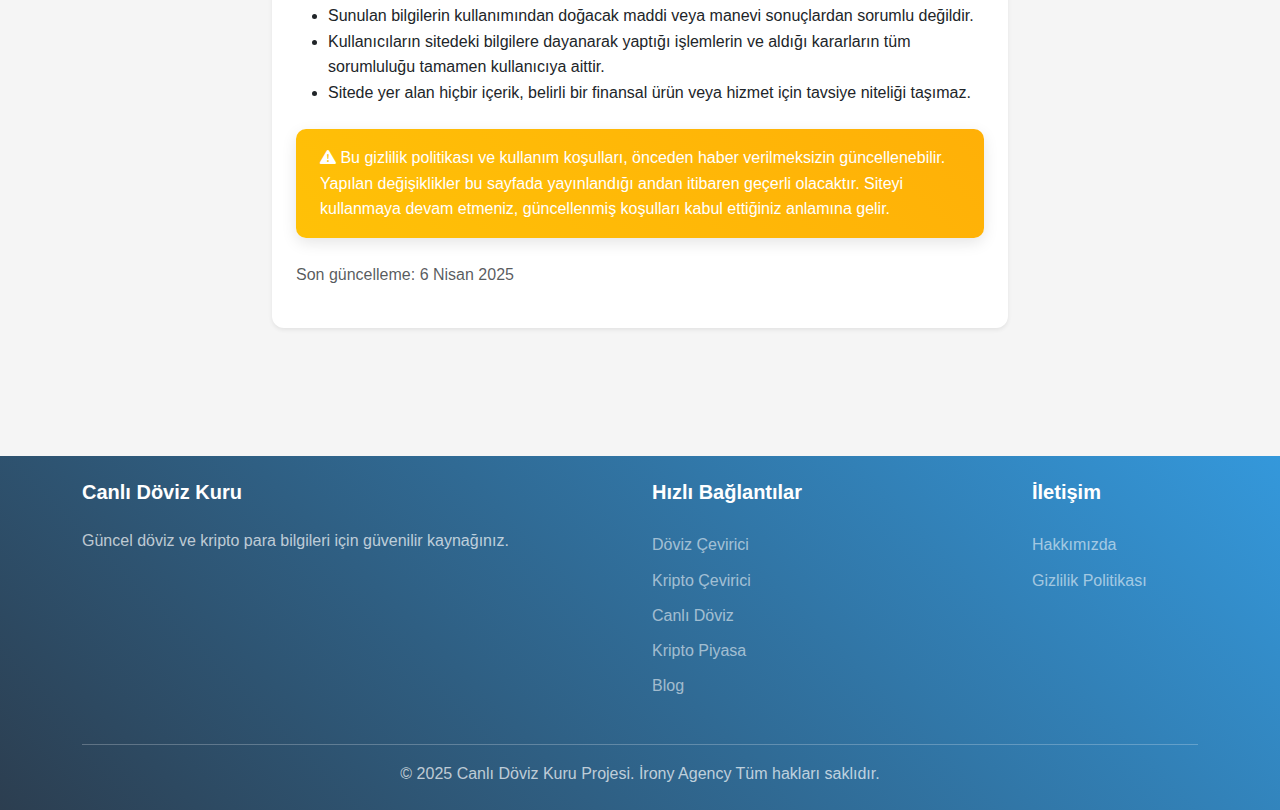
<file: pages/gizlilik-politikasi.html>
<!DOCTYPE html>
<html lang="tr">
<head>
    <!-- Google tag (gtag.js) -->
    <script async src="https://www.googletagmanager.com/gtag/js?id=G-Z0C76HSPTJ"></script>
    <script>
        window.dataLayer = window.dataLayer || [];
        function gtag(){dataLayer.push(arguments);}
        gtag('js', new Date());

        gtag('config', 'G-Z0C76HSPTJ');
    </script>
    <meta charset="UTF-8">
    <meta name="viewport" content="width=device-width, initial-scale=1.0">
    <meta name="description" content="Canlı Döviz Kuru sitesinin gizlilik politikası ve kullanım koşulları. Veri toplama, çerez kullanımı ve sorumluluk reddi hakkında bilgiler.">
    <meta name="robots" content="index, follow">
    <title>Gizlilik Politikası - Canlı Döviz Kuru</title>
    <link rel="icon" type="image/png" href="../favicon.png">
    <link href="https://cdn.jsdelivr.net/npm/bootstrap@5.3.0/dist/css/bootstrap.min.css" rel="stylesheet">
    <link rel="stylesheet" href="https://cdn.jsdelivr.net/npm/bootstrap-icons@1.7.2/font/bootstrap-icons.css">
    <link rel="stylesheet" href="../style.css">
</head>
<body>
    <!-- Navbar -->
    <nav class="navbar navbar-expand-lg navbar-dark bg-primary">
        <div class="container">
            <a class="navbar-brand" href="../index.html">
                <i class="bi bi-currency-exchange me-2"></i>Canlı Döviz Kuru
            </a>
            <button class="navbar-toggler" type="button" data-bs-toggle="collapse" data-bs-target="#navbarNav">
                <span class="navbar-toggler-icon"></span>
            </button>
            <div class="collapse navbar-collapse" id="navbarNav">
                <ul class="navbar-nav ms-auto">
                    <li class="nav-item">
                        <a class="nav-link" href="../index.html"><i class="bi bi-house-door"></i> Ana Sayfa</a>
                    </li>
                    <li class="nav-item">
                        <a class="nav-link" href="doviz-cevirici.html"><i class="bi bi-calculator"></i> Döviz Çevirici</a>
                    </li>
                    <li class="nav-item">
                        <a class="nav-link" href="kripto-cevirici.html"><i class="bi bi-currency-bitcoin"></i> Kripto Çevirici</a>
                    </li>
                    <li class="nav-item">
                        <a class="nav-link" href="canli-doviz.html"><i class="bi bi-graph-up"></i> Canlı Döviz</a>
                    </li>
                    <li class="nav-item">
                        <a class="nav-link" href="kripto-piyasa.html"><i class="bi bi-coin"></i> Kripto Piyasa</a>
                    </li>
                     <li class="nav-item">
                        <a class="nav-link" href="blog.html"><i class="bi bi-pencil-square"></i> Blog</a>
                    </li>
                    <li class="nav-item">
                        <a class="nav-link" href="hakkimizda.html"><i class="bi bi-info-circle"></i> Hakkımızda</a>
                    </li>
                </ul>
            </div>
        </div>
    </nav>

    <!-- Ana İçerik -->
    <div class="container my-5">
        <div class="row">
            <div class="col-lg-8 mx-auto">
                <div class="card shadow-sm">
                    <div class="card-body">
                        <h1 class="card-title h3 mb-4"><i class="bi bi-shield-lock"></i> Gizlilik Politikası ve Kullanım Koşulları</h1>

                        <h2 class="h4 mt-4">1. Veri Toplama ve Kullanım</h2>
                        <p>Canlı Döviz Kuru olarak, hizmetlerimizi iyileştirmek ve kullanıcı deneyimini geliştirmek amacıyla bazı temel verileri toplamaktayız:</p>
                        <ul>
                            <li>Google Analytics aracılığıyla toplanan anonim kullanım verileri (sayfa görüntülemeleri, sitede geçirilen süre vb.).</li>
                            <li>Tema tercihi gibi arayüz ayarlarını kaydetmek için kullanılan çerezler (cookies).</li>
                            <li>Web sunucumuzun standart işleyişi gereği tutulan log kayıtları (IP adresi, tarayıcı türü, ziyaret zamanı gibi teknik bilgiler). Bu loglar genellikle güvenlik ve hata ayıklama amacıyla kullanılır.</li>
                        </ul>

                        <h2 class="h4 mt-4">2. Çerezler (Cookies)</h2>
                        <p>Sitemiz, kullanıcı deneyimini iyileştirmek ve temel işlevleri sağlamak için minimum düzeyde çerez kullanmaktadır. Bu çerezler:</p>
                        <ul>
                            <li>Seçtiğiniz tema (açık/koyu mod) gibi tercihlerinizi hatırlamak için kullanılır.</li>
                            <li>Google Analytics'in düzgün çalışması için gerekli olan anonim tanımlayıcıları içerir.</li>
                        </ul>
                        <p>Tarayıcı ayarlarınızdan çerezleri yönetebilir veya engelleyebilirsiniz, ancak bu durum sitenin bazı özelliklerinin çalışmamasına neden olabilir.</p>

                        <h2 class="h4 mt-4">3. Üçüncü Taraf Hizmetler</h2>
                        <p>Sitemiz, işlevsellik ve analiz amacıyla aşağıdaki üçüncü taraf hizmetlerini kullanmaktadır:</p>
                        <ul>
                            <li><strong>Google Analytics:</strong> Ziyaretçi istatistiklerini anonim olarak takip etmek için kullanılır. Google'ın gizlilik politikası için <a href="https://policies.google.com/privacy" target="_blank" rel="noopener noreferrer">buraya</a> bakabilirsiniz.</li>
                            <li><strong>Google AdSense:</strong> Sitede reklam göstermek için kullanılır. Google, ilgi alanına dayalı reklamlar sunmak için çerezleri kullanabilir. Reklam ayarlarınızı Google üzerinden yönetebilirsiniz.</li>
                            <li><strong>Exchangerate-API.com / CoinGecko API:</strong> Döviz ve kripto para verilerini sağlamak için kullanılır. Bu servislerin kendi gizlilik politikaları geçerlidir.</li>
                             <li><strong>jsDelivr / Cloudflare vb. CDN'ler:</strong> Bootstrap, Marked.js gibi kütüphaneleri ve statik içerikleri hızlı sunmak için kullanılır.</li>
                        </ul>


                        <h2 class="h4 mt-4">4. Kullanım Koşulları</h2>
                        <p>Canlı Döviz Kuru (www.dovizkurucanli.com) web sitesini kullanarak aşağıdaki koşulları kabul etmiş sayılırsınız:</p>
                        <ul>
                            <li>Sitede sunulan tüm bilgiler (döviz kurları, kripto fiyatları, blog yazıları vb.) yalnızca genel bilgilendirme amaçlıdır.</li>
                            <li>Bu bilgiler finansal tavsiye, yatırım tavsiyesi veya herhangi bir alım/satım önerisi niteliği taşımaz.</li>
                            <li>Finansal kararlarınızı vermeden önce mutlaka yetkili bir finans uzmanına danışmanız önerilir.</li>
                            <li>Sitedeki verilerin doğruluğu ve güncelliği için azami çaba gösterilmekle birlikte, verilerin doğruluğu, eksiksizliği veya zamanlılığı konusunda herhangi bir garanti verilmez. Veri sağlayıcılarından kaynaklanan gecikmeler veya hatalar olabilir.</li>
                            <li>Siteyi kullanmanızdan veya sitedeki bilgilere dayanarak aldığınız kararlardan kaynaklanabilecek doğrudan veya dolaylı hiçbir zarardan Canlı Döviz Kuru sorumlu tutulamaz.</li>
                        </ul>

                        <h2 class="h4 mt-4">5. Sorumluluk Reddi</h2>
                        <p>Canlı Döviz Kuru:</p>
                        <ul>
                            <li>Sunulan bilgilerin kullanımından doğacak maddi veya manevi sonuçlardan sorumlu değildir.</li>
                            <li>Kullanıcıların sitedeki bilgilere dayanarak yaptığı işlemlerin ve aldığı kararların tüm sorumluluğu tamamen kullanıcıya aittir.</li>
                            <li>Sitede yer alan hiçbir içerik, belirli bir finansal ürün veya hizmet için tavsiye niteliği taşımaz.</li>
                        </ul>

                        <div class="alert alert-warning mt-4">
                            <p class="mb-0"><i class="bi bi-exclamation-triangle-fill"></i> Bu gizlilik politikası ve kullanım koşulları, önceden haber verilmeksizin güncellenebilir. Yapılan değişiklikler bu sayfada yayınlandığı andan itibaren geçerli olacaktır. Siteyi kullanmaya devam etmeniz, güncellenmiş koşulları kabul ettiğiniz anlamına gelir.</p>
                        </div>

                        <p class="text-muted mt-4">Son güncelleme: 6 Nisan 2025</p>
                    </div>
                </div>
            </div>
        </div>
    </div>

    <!-- Footer -->
    <footer class="bg-dark text-light py-4 mt-5">
        <div class="container">
            <div class="row">
                <div class="col-md-6">
                    <h5>Canlı Döviz Kuru</h5>
                    <p>Güncel döviz ve kripto para bilgileri için güvenilir kaynağınız.</p>
                </div>
                <div class="col-md-4">
                    <h5>Hızlı Bağlantılar</h5>
                    <ul class="list-unstyled">
                        <li><a href="doviz-cevirici.html">Döviz Çevirici</a></li>
                        <li><a href="kripto-cevirici.html">Kripto Çevirici</a></li>
                        <li><a href="canli-doviz.html">Canlı Döviz</a></li>
                        <li><a href="kripto-piyasa.html">Kripto Piyasa</a></li>
                        <li><a href="blog.html">Blog</a></li>
                    </ul>
                </div>
                <div class="col-md-2">
                    <h5>İletişim</h5>
                    <ul class="list-unstyled">
                        <li><a href="hakkimizda.html">Hakkımızda</a></li>
                        <li><a href="gizlilik-politikasi.html">Gizlilik Politikası</a></li>
                    </ul>
                </div>
            </div>
            <hr class="mt-4">
            <div class="text-center">
                <p class="mb-0">&copy; 2025 Canlı Döviz Kuru Projesi. İrony Agency Tüm hakları saklıdır.</p>
            </div>
        </div>
    </footer>

    <!-- Tema Değiştirme Butonu -->
    <button class="theme-toggle" id="themeToggle">
        <i class="bi bi-moon-stars"></i>
    </button>

    <script src="https://cdn.jsdelivr.net/npm/bootstrap@5.3.0/dist/js/bootstrap.bundle.min.js"></script>
    <script src="../script.js"></script>
</body>
</html>
</file>
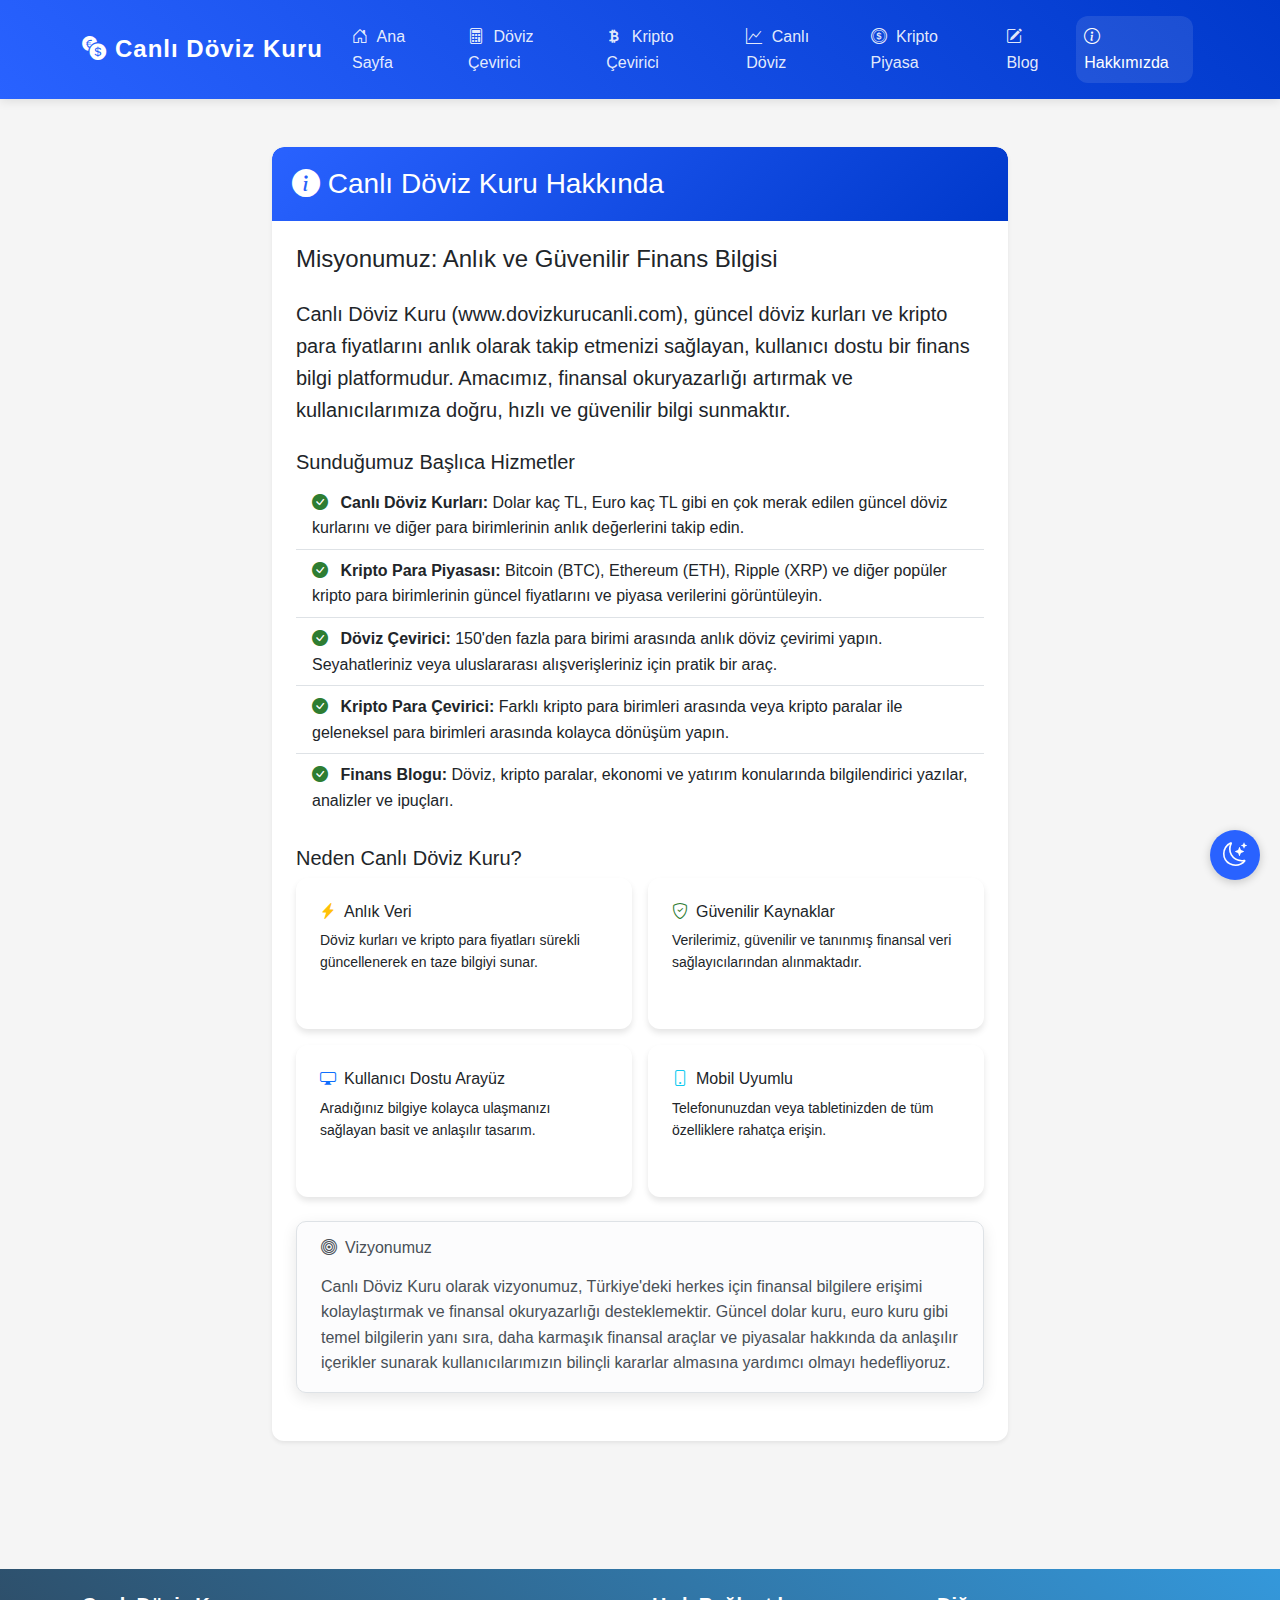
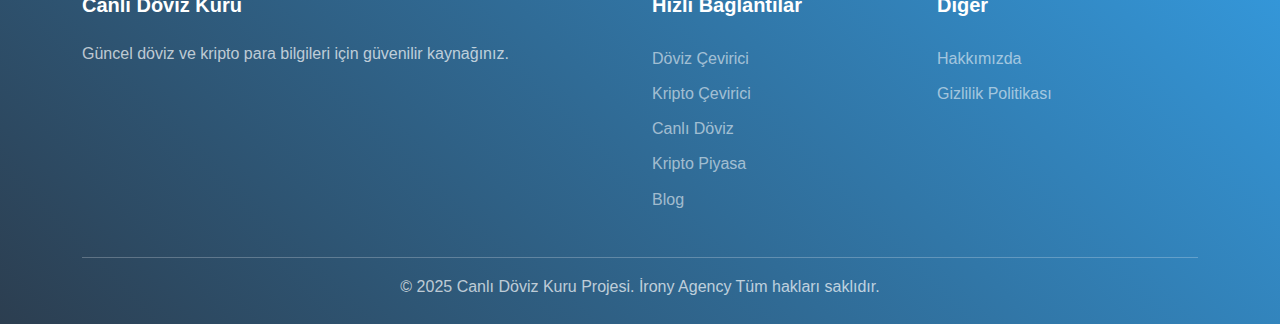
<file: pages/hakkimizda.html>
<!DOCTYPE html>
<html lang="tr">
<head>
    <!-- Google tag (gtag.js) -->
    <script async src="https://www.googletagmanager.com/gtag/js?id=G-Z0C76HSPTJ"></script>
    <script>
        window.dataLayer = window.dataLayer || [];
        function gtag(){dataLayer.push(arguments);}
        gtag('js', new Date());

        gtag('config', 'G-Z0C76HSPTJ');
    </script>
    <meta charset="UTF-8">
    <meta name="viewport" content="width=device-width, initial-scale=1.0">
    <meta name="description" content="Canlı Döviz Kuru hakkında bilgi edinin. Anlık döviz kurları, kripto para fiyatları ve finansal araçlar sunan platformumuzun misyonu ve hizmetleri.">
    <meta name="keywords" content="canlı döviz kuru, hakkımızda, finans platformu, döviz bilgileri, kripto bilgileri">
    <meta name="google-adsense-account" content="ca-pub-8020765633962496">
    <script async src="https://pagead2.googlesyndication.com/pagead/js/adsbygoogle.js?client=ca-pub-8020765633962496"
     crossorigin="anonymous"></script>
    <title>Hakkımızda - Canlı Döviz Kuru | Anlık Döviz ve Kripto Para Bilgileri</title>
    <link rel="icon" type="image/png" href="../favicon.png">
    <link href="https://cdn.jsdelivr.net/npm/bootstrap@5.3.0/dist/css/bootstrap.min.css" rel="stylesheet">
    <link rel="stylesheet" href="https://cdn.jsdelivr.net/npm/bootstrap-icons@1.7.2/font/bootstrap-icons.css">
    <link rel="stylesheet" href="../style.css">
</head>
<body>
    <!-- Navbar -->
    <nav class="navbar navbar-expand-lg navbar-dark bg-primary">
        <div class="container">
            <a class="navbar-brand" href="../index.html">
                <i class="bi bi-currency-exchange me-2"></i>Canlı Döviz Kuru
            </a>
            <button class="navbar-toggler" type="button" data-bs-toggle="collapse" data-bs-target="#navbarNav">
                <span class="navbar-toggler-icon"></span>
            </button>
            <div class="collapse navbar-collapse" id="navbarNav">
                <ul class="navbar-nav ms-auto">
                    <li class="nav-item">
                        <a class="nav-link" href="../index.html"><i class="bi bi-house-door"></i> Ana Sayfa</a>
                    </li>
                    <li class="nav-item">
                        <a class="nav-link" href="doviz-cevirici.html"><i class="bi bi-calculator"></i> Döviz Çevirici</a>
                    </li>
                    <li class="nav-item">
                        <a class="nav-link" href="kripto-cevirici.html"><i class="bi bi-currency-bitcoin"></i> Kripto Çevirici</a>
                    </li>
                    <li class="nav-item">
                        <a class="nav-link" href="canli-doviz.html"><i class="bi bi-graph-up"></i> Canlı Döviz</a>
                    </li>
                    <li class="nav-item">
                        <a class="nav-link" href="kripto-piyasa.html"><i class="bi bi-coin"></i> Kripto Piyasa</a>
                    </li>
                     <li class="nav-item">
                        <a class="nav-link" href="blog.html"><i class="bi bi-pencil-square"></i> Blog</a>
                    </li>
                    <li class="nav-item">
                        <a class="nav-link active" href="hakkimizda.html"><i class="bi bi-info-circle"></i> Hakkımızda</a>
                    </li>
                </ul>
            </div>
        </div>
    </nav>

    <!-- Ana İçerik -->
    <div class="container my-5">
        <div class="row">
            <div class="col-lg-8 mx-auto">
                <div class="card shadow-sm">
                    <div class="card-header bg-primary text-white">
                        <h1 class="h3 mb-0"><i class="bi bi-info-circle-fill"></i> Canlı Döviz Kuru Hakkında</h1>
                    </div>
                    <div class="card-body">
                        <h2 class="h4 mb-4">Misyonumuz: Anlık ve Güvenilir Finans Bilgisi</h2>
                        <p class="lead">
                            Canlı Döviz Kuru (www.dovizkurucanli.com), güncel döviz kurları ve kripto para fiyatlarını anlık olarak takip etmenizi sağlayan, kullanıcı dostu bir finans bilgi platformudur. Amacımız, finansal okuryazarlığı artırmak ve kullanıcılarımıza doğru, hızlı ve güvenilir bilgi sunmaktır.
                        </p>

                        <h3 class="h5 mt-4">Sunduğumuz Başlıca Hizmetler</h3>
                        <ul class="list-group list-group-flush mb-4">
                            <li class="list-group-item">
                                <i class="bi bi-check-circle-fill text-success me-2"></i>
                                <strong>Canlı Döviz Kurları:</strong> Dolar kaç TL, Euro kaç TL gibi en çok merak edilen güncel döviz kurlarını ve diğer para birimlerinin anlık değerlerini takip edin.
                            </li>
                            <li class="list-group-item">
                                <i class="bi bi-check-circle-fill text-success me-2"></i>
                                <strong>Kripto Para Piyasası:</strong> Bitcoin (BTC), Ethereum (ETH), Ripple (XRP) ve diğer popüler kripto para birimlerinin güncel fiyatlarını ve piyasa verilerini görüntüleyin.
                            </li>
                            <li class="list-group-item">
                                <i class="bi bi-check-circle-fill text-success me-2"></i>
                                <strong>Döviz Çevirici:</strong> 150'den fazla para birimi arasında anlık döviz çevirimi yapın. Seyahatleriniz veya uluslararası alışverişleriniz için pratik bir araç.
                            </li>
                            <li class="list-group-item">
                                <i class="bi bi-check-circle-fill text-success me-2"></i>
                                <strong>Kripto Para Çevirici:</strong> Farklı kripto para birimleri arasında veya kripto paralar ile geleneksel para birimleri arasında kolayca dönüşüm yapın.
                            </li>
                            <li class="list-group-item">
                                <i class="bi bi-check-circle-fill text-success me-2"></i>
                                <strong>Finans Blogu:</strong> Döviz, kripto paralar, ekonomi ve yatırım konularında bilgilendirici yazılar, analizler ve ipuçları.
                            </li>
                        </ul>

                        <h3 class="h5 mt-4">Neden Canlı Döviz Kuru?</h3>
                        <div class="row g-3">
                            <div class="col-md-6">
                                <div class="card h-100 border-warning">
                                    <div class="card-body">
                                        <h4 class="h6"><i class="bi bi-lightning-charge-fill text-warning me-2"></i>Anlık Veri</h4>
                                        <p class="mb-0 small">Döviz kurları ve kripto para fiyatları sürekli güncellenerek en taze bilgiyi sunar.</p>
                                    </div>
                                </div>
                            </div>
                            <div class="col-md-6">
                                <div class="card h-100 border-success">
                                    <div class="card-body">
                                        <h4 class="h6"><i class="bi bi-shield-check text-success me-2"></i>Güvenilir Kaynaklar</h4>
                                        <p class="mb-0 small">Verilerimiz, güvenilir ve tanınmış finansal veri sağlayıcılarından alınmaktadır.</p>
                                    </div>
                                </div>
                            </div>
                            <div class="col-md-6">
                                <div class="card h-100 border-primary">
                                    <div class="card-body">
                                        <h4 class="h6"><i class="bi bi-display text-primary me-2"></i>Kullanıcı Dostu Arayüz</h4>
                                        <p class="mb-0 small">Aradığınız bilgiye kolayca ulaşmanızı sağlayan basit ve anlaşılır tasarım.</p>
                                    </div>
                                </div>
                            </div>
                            <div class="col-md-6">
                                <div class="card h-100 border-info">
                                    <div class="card-body">
                                        <h4 class="h6"><i class="bi bi-phone text-info me-2"></i>Mobil Uyumlu</h4>
                                        <p class="mb-0 small">Telefonunuzdan veya tabletinizden de tüm özelliklere rahatça erişin.</p>
                                    </div>
                                </div>
                            </div>
                        </div>

                        <div class="alert alert-light mt-4 border">
                            <h4 class="h6 mb-3"><i class="bi bi-bullseye me-2"></i>Vizyonumuz</h4>
                            <p class="mb-0">
                                Canlı Döviz Kuru olarak vizyonumuz, Türkiye'deki herkes için finansal bilgilere erişimi kolaylaştırmak ve finansal okuryazarlığı desteklemektir. Güncel dolar kuru, euro kuru gibi temel bilgilerin yanı sıra, daha karmaşık finansal araçlar ve piyasalar hakkında da anlaşılır içerikler sunarak kullanıcılarımızın bilinçli kararlar almasına yardımcı olmayı hedefliyoruz.
                            </p>
                        </div>
                    </div>
                </div>
            </div>
        </div>
    </div>

    <!-- Footer -->
    <footer class="bg-dark text-light py-4 mt-5">
        <div class="container">
            <div class="row">
                <div class="col-md-6">
                    <h5>Canlı Döviz Kuru</h5>
                    <p>Güncel döviz ve kripto para bilgileri için güvenilir kaynağınız.</p>
                    <!-- İletişim bilgisi buraya eklenebilir -->
                    <!-- <p><i class="bi bi-envelope"></i> info@candovizkuru.com</p> -->
                </div>
                <div class="col-md-3">
                    <h5>Hızlı Bağlantılar</h5>
                    <ul class="list-unstyled">
                        <li><a href="doviz-cevirici.html">Döviz Çevirici</a></li>
                        <li><a href="kripto-cevirici.html">Kripto Çevirici</a></li>
                        <li><a href="canli-doviz.html">Canlı Döviz</a></li>
                        <li><a href="kripto-piyasa.html">Kripto Piyasa</a></li>
                        <li><a href="blog.html">Blog</a></li>
                    </ul>
                </div>
                <div class="col-md-3">
                    <h5>Diğer</h5>
                    <ul class="list-unstyled">
                        <li><a href="hakkimizda.html">Hakkımızda</a></li>
                        <li><a href="gizlilik-politikasi.html">Gizlilik Politikası</a></li>
                    </ul>
                </div>
            </div>
            <hr class="mt-4">
            <div class="text-center">
                <p class="mb-0">&copy; 2025 Canlı Döviz Kuru Projesi. İrony Agency Tüm hakları saklıdır.</p>
            </div>
        </div>
    </footer>

    <!-- Tema Değiştirme Butonu -->
    <button class="theme-toggle" id="themeToggle">
        <i class="bi bi-moon-stars"></i>
    </button>

    <script src="https://cdn.jsdelivr.net/npm/bootstrap@5.3.0/dist/js/bootstrap.bundle.min.js"></script>
    <script src="../script.js"></script>
</body>
</html>
</file>
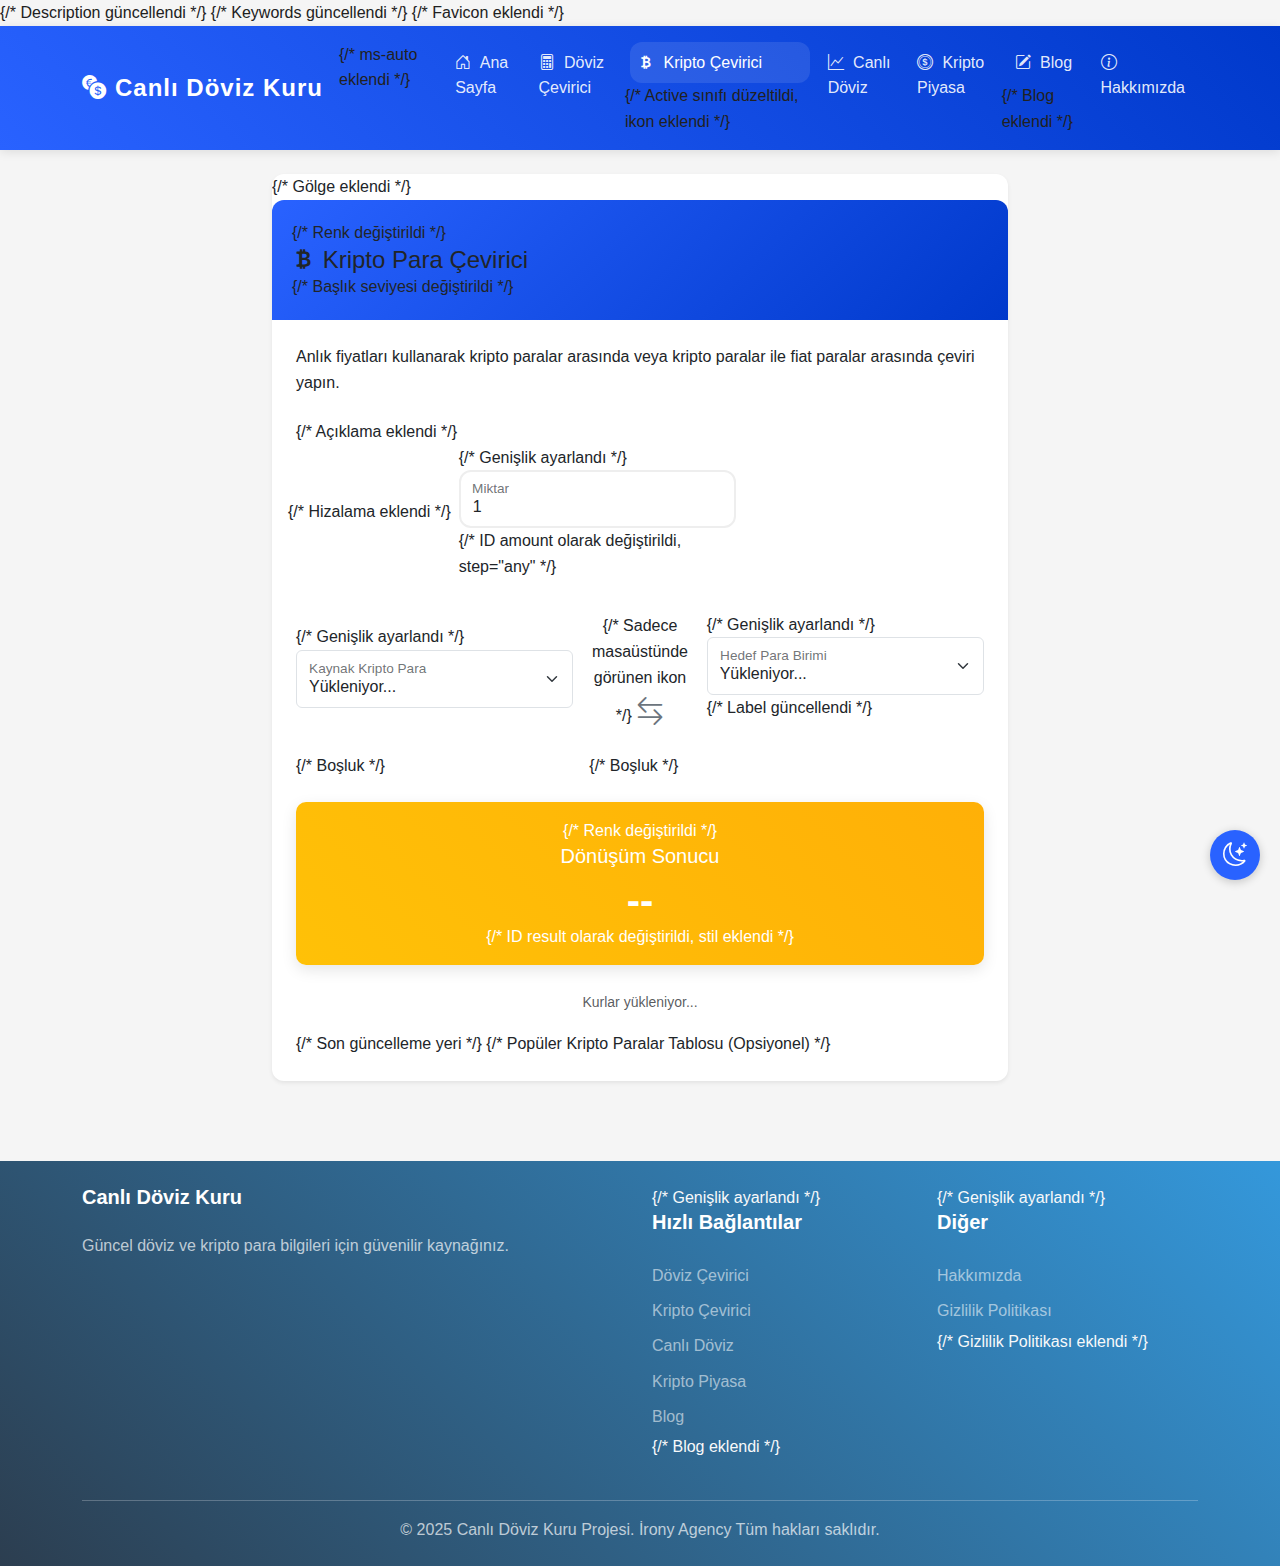
<file: pages/kripto-cevirici.html>
<!DOCTYPE html>
<html lang="tr">
<head>
    <!-- Google tag (gtag.js) -->
    <script async src="https://www.googletagmanager.com/gtag/js?id=G-Z0C76HSPTJ"></script>
    <script>
        window.dataLayer = window.dataLayer || [];
        function gtag(){dataLayer.push(arguments);}
        gtag('js', new Date());

        gtag('config', 'G-Z0C76HSPTJ');
    </script>
    <meta charset="UTF-8">
    <meta name="viewport" content="width=device-width, initial-scale=1.0">
    <meta name="description" content="Anlık kripto para fiyatları ile Bitcoin, Ethereum ve 100'den fazla altcoin arasında çeviri yapın. Güncel BTC, ETH ve diğer kripto değerlerini kullanarak hesaplama yapın."> {/* Description güncellendi */}
    <meta name="keywords" content="kripto çevirici, kripto para çevirici, bitcoin çevirici, ethereum çevirici, altcoin çevirici, anlık kripto fiyatları, canlı döviz kuru"> {/* Keywords güncellendi */}
    <meta name="google-adsense-account" content="ca-pub-8020765633962496">
    <script async src="https://pagead2.googlesyndication.com/pagead/js/adsbygoogle.js?client=ca-pub-8020765633962496"
     crossorigin="anonymous"></script>
    <title>Kripto Para Çevirici - Canlı Döviz Kuru | Anlık Kripto Para Bilgileri</title>
    <link rel="icon" type="image/png" href="../favicon.png"> {/* Favicon eklendi */}
    <link href="https://cdn.jsdelivr.net/npm/bootstrap@5.3.0/dist/css/bootstrap.min.css" rel="stylesheet">
    <link rel="stylesheet" href="https://cdn.jsdelivr.net/npm/bootstrap-icons@1.7.2/font/bootstrap-icons.css">
    <link rel="stylesheet" href="../style.css">
</head>
<body>
    <!-- Navigasyon -->
    <nav class="navbar navbar-expand-lg navbar-dark bg-primary">
        <div class="container">
            <a class="navbar-brand" href="../index.html">
                <i class="bi bi-currency-exchange me-2"></i>Canlı Döviz Kuru
            </a>
            <button class="navbar-toggler" type="button" data-bs-toggle="collapse" data-bs-target="#navbarNav">
                <span class="navbar-toggler-icon"></span>
            </button>
            <div class="collapse navbar-collapse" id="navbarNav">
                 <ul class="navbar-nav ms-auto"> {/* ms-auto eklendi */}
                    <li class="nav-item">
                        <a class="nav-link" href="../index.html"><i class="bi bi-house-door"></i> Ana Sayfa</a>
                    </li>
                    <li class="nav-item">
                        <a class="nav-link" href="doviz-cevirici.html"><i class="bi bi-calculator"></i> Döviz Çevirici</a>
                    </li>
                    <li class="nav-item">
                        <a class="nav-link active" href="kripto-cevirici.html"><i class="bi bi-currency-bitcoin"></i> Kripto Çevirici</a> {/* Active sınıfı düzeltildi, ikon eklendi */}
                    </li>
                    <li class="nav-item">
                        <a class="nav-link" href="canli-doviz.html"><i class="bi bi-graph-up"></i> Canlı Döviz</a>
                    </li>
                    <li class="nav-item">
                        <a class="nav-link" href="kripto-piyasa.html"><i class="bi bi-coin"></i> Kripto Piyasa</a>
                    </li>
                     <li class="nav-item">
                        <a class="nav-link" href="blog.html"><i class="bi bi-pencil-square"></i> Blog</a> {/* Blog eklendi */}
                    </li>
                    <li class="nav-item">
                        <a class="nav-link" href="hakkimizda.html"><i class="bi bi-info-circle"></i> Hakkımızda</a>
                    </li>
                </ul>
            </div>
        </div>
    </nav>

    <!-- Ana İçerik -->
    <div class="container mt-4">
        <div class="row justify-content-center">
            <div class="col-lg-8">
                <!-- Kripto Çevirici Kartı -->
                <div class="card shadow-sm"> {/* Gölge eklendi */}
                    <div class="card-header bg-warning text-dark"> {/* Renk değiştirildi */}
                        <h1 class="h4 mb-0"><i class="bi bi-currency-bitcoin"></i> Kripto Para Çevirici</h1> {/* Başlık seviyesi değiştirildi */}
                    </div>
                    <div class="card-body">
                         <p class="card-text mb-4">Anlık fiyatları kullanarak kripto paralar arasında veya kripto paralar ile fiat paralar arasında çeviri yapın.</p> {/* Açıklama eklendi */}
                        <div class="row g-3 align-items-center"> {/* Hizalama eklendi */}
                            <div class="col-md-5"> {/* Genişlik ayarlandı */}
                                <div class="form-floating">
                                    <input type="number" class="form-control" id="amount" value="1" min="0" step="any"> {/* ID amount olarak değiştirildi, step="any" */}
                                    <label for="amount">Miktar</label>
                                </div>
                            </div>
                            <div class="col-md-5"> {/* Genişlik ayarlandı */}
                                <div class="form-floating">
                                    <select class="form-select" id="fromCrypto">
                                        <!-- JavaScript ile doldurulacak -->
                                        <option>Yükleniyor...</option>
                                    </select>
                                    <label for="fromCrypto">Kaynak Kripto Para</label>
                                </div>
                            </div>
                             <div class="col-md-2 text-center d-none d-md-block"> {/* Sadece masaüstünde görünen ikon */}
                                <i class="bi bi-arrow-left-right fs-3 text-secondary"></i>
                            </div>
                             <div class="col-12 d-md-none text-center"> {/* Sadece mobilde görünen ikon */}
                                <i class="bi bi-arrow-down-up fs-3 text-secondary my-2"></i>
                            </div>
                            <div class="col-md-5"> {/* Genişlik ayarlandı */}
                                <div class="form-floating">
                                    <select class="form-select" id="toCurrency"> {/* ID toCurrency olarak değiştirildi */}
                                        <!-- JavaScript ile doldurulacak -->
                                        <option>Yükleniyor...</option>
                                    </select>
                                    <label for="toCurrency">Hedef Para Birimi</label> {/* Label güncellendi */}
                                </div>
                            </div>
                             <div class="col-md-5"> {/* Boşluk */}
                             </div>
                             <div class="col-md-2 d-none d-md-block"> {/* Boşluk */}
                             </div>
                        </div>

                        <div class="result-box mt-4 text-center">
                            <div class="alert alert-warning" role="alert"> {/* Renk değiştirildi */}
                                <h5 class="alert-heading mb-0">Dönüşüm Sonucu</h5>
                                <div id="result" class="display-6 mt-2 fw-bold">--</div> {/* ID result olarak değiştirildi, stil eklendi */}
                            </div>
                        </div>
                         <p class="text-center text-muted mt-2"><small id="cryptoLastUpdate">Kurlar yükleniyor...</small></p> {/* Son güncelleme yeri */}


                        {/* Popüler Kripto Paralar Tablosu (Opsiyonel) */}
                        <div class="mt-5 d-none"> {/* Başlangıçta gizli */}
                             <h5 class="mb-3"><i class="bi bi-graph-up text-primary"></i> Popüler Kripto Paralar (USD Bazlı)</h5>
                            <div class="table-responsive">
                                <table class="table table-sm table-hover">
                                    <thead>
                                        <tr>
                                            <th>Kripto Para</th>
                                            <th>Fiyat</th>
                                            <th>24s Değişim</th>
                                        </tr>
                                    </thead>
                                    <tbody id="popularCryptoTable">
                                        <!-- JavaScript ile doldurulacak -->
                                    </tbody>
                                </table>
                            </div>
                        </div>
                    </div>
                </div>
            </div>

             <!-- Bilgi Kartı kaldırıldı -->
             <!-- Market Trend Kartı kaldırıldı -->
        </div>
    </div>

    <!-- Footer -->
    <footer class="bg-dark text-light py-4 mt-5">
        <div class="container">
            <div class="row">
                <div class="col-md-6">
                    <h5>Canlı Döviz Kuru</h5>
                    <p>Güncel döviz ve kripto para bilgileri için güvenilir kaynağınız.</p>
                </div>
                 <div class="col-md-3"> {/* Genişlik ayarlandı */}
                    <h5>Hızlı Bağlantılar</h5>
                    <ul class="list-unstyled">
                        <li><a href="doviz-cevirici.html">Döviz Çevirici</a></li>
                        <li><a href="kripto-cevirici.html">Kripto Çevirici</a></li>
                        <li><a href="canli-doviz.html">Canlı Döviz</a></li>
                        <li><a href="kripto-piyasa.html">Kripto Piyasa</a></li>
                        <li><a href="blog.html">Blog</a></li> {/* Blog eklendi */}
                    </ul>
                </div>
                <div class="col-md-3"> {/* Genişlik ayarlandı */}
                    <h5>Diğer</h5>
                    <ul class="list-unstyled">
                        <li><a href="hakkimizda.html">Hakkımızda</a></li>
                        <li><a href="gizlilik-politikasi.html">Gizlilik Politikası</a></li> {/* Gizlilik Politikası eklendi */}
                    </ul>
                </div>
            </div>
            <hr class="mt-4">
            <div class="text-center">
                <p class="mb-0">&copy; 2025 Canlı Döviz Kuru Projesi. İrony Agency Tüm hakları saklıdır.</p>
            </div>
        </div>
    </footer>

     <!-- Tema Değiştirme Butonu -->
    <button class="theme-toggle" id="themeToggle">
        <i class="bi bi-moon-stars"></i>
    </button>

    <script src="https://cdn.jsdelivr.net/npm/bootstrap@5.3.0/dist/js/bootstrap.bundle.min.js"></script>
    <script src="../script.js"></script>
     <script>
        // Sayfa yüklendiğinde kripto seçeneklerini yükle
        document.addEventListener('DOMContentLoaded', () => {
            if (typeof loadCryptoOptions === 'function') {
                loadCryptoOptions(); // script.js içindeki fonksiyonu çağır
            }
             // İlk çeviriyi yap (varsayılan değerlerle)
             if (typeof convertCrypto === 'function') {
                 // Seçeneklerin yüklenmesini beklemek için küçük bir gecikme
                 setTimeout(convertCrypto, 500);
             }
             // İsteğe bağlı: Popüler kripto tablosunu yükle
            // if (typeof loadCryptoMarket === 'function') {
            //     // loadCryptoMarket fonksiyonu popüler tabloyu dolduracak şekilde güncellenmeli
            //     // loadCryptoMarket(true); // true parametresi tabloyu doldurmasını sağlayabilir
            //     // document.querySelector('.mt-5.d-none')?.classList.remove('d-none'); // Tabloyu görünür yap
            // }
        });
    </script>
</body>
</html>
</file>
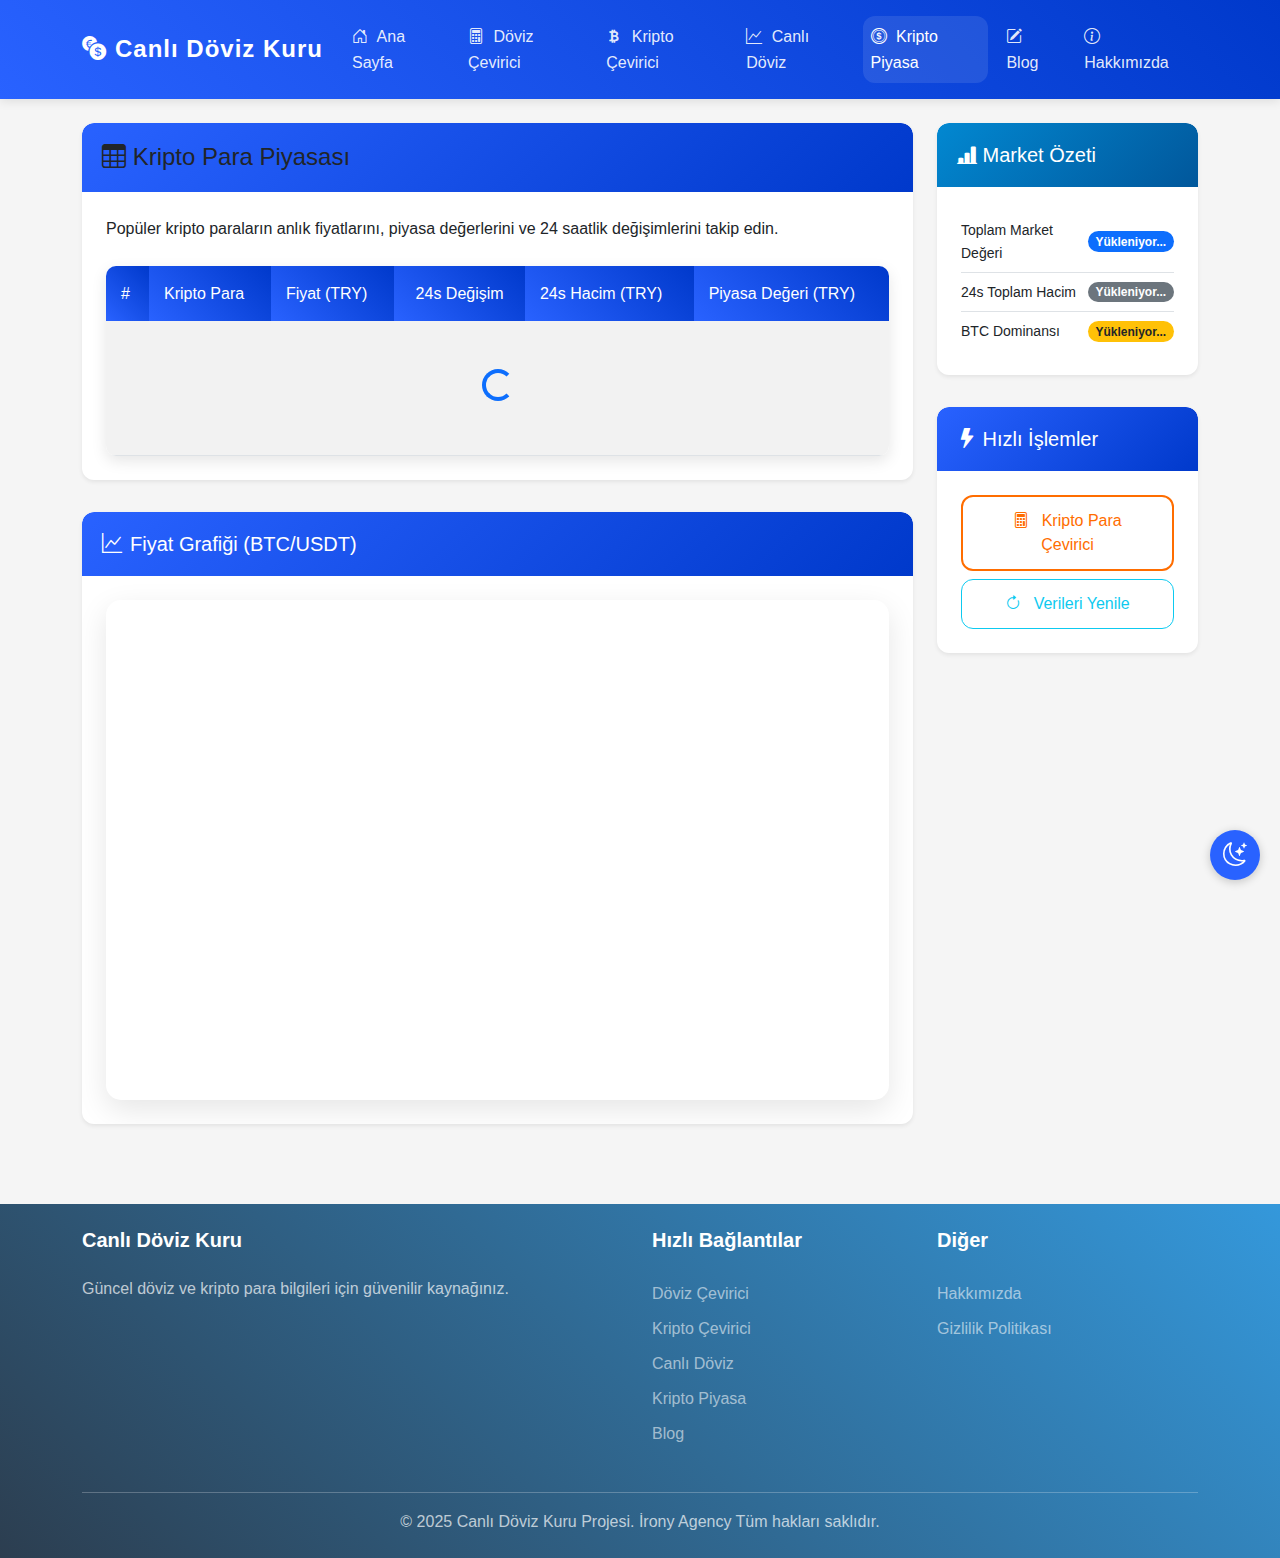
<file: pages/kripto-piyasa.html>
<!DOCTYPE html>
<html lang="tr">
<head>
    <!-- Google tag (gtag.js) -->
    <script async src="https://www.googletagmanager.com/gtag/js?id=G-Z0C76HSPTJ"></script>
    <script>
        window.dataLayer = window.dataLayer || [];
        function gtag(){dataLayer.push(arguments);}
        gtag('js', new Date());

        gtag('config', 'G-Z0C76HSPTJ');
    </script>
    <meta charset="UTF-8">
    <meta name="viewport" content="width=device-width, initial-scale=1.0">
    <meta name="description" content="Canlı kripto para piyasası verileri. Bitcoin, Ethereum ve diğer altcoinlerin anlık fiyatlarını, 24 saatlik değişimlerini, hacimlerini ve piyasa değerlerini takip edin.">
    <meta name="keywords" content="kripto para piyasası, canlı kripto fiyatları, bitcoin fiyatı, ethereum fiyatı, altcoin fiyatları, kripto piyasa değeri, canlı döviz kuru">
    <meta name="google-adsense-account" content="ca-pub-8020765633962496">
    <script async src="https://pagead2.googlesyndication.com/pagead/js/adsbygoogle.js?client=ca-pub-8020765633962496"
     crossorigin="anonymous"></script>
    <title>Kripto Para Piyasası - Canlı Döviz Kuru | Anlık Kripto Para Bilgileri</title>
    <link rel="icon" type="image/png" href="../favicon.png">
    <link href="https://cdn.jsdelivr.net/npm/bootstrap@5.3.0/dist/css/bootstrap.min.css" rel="stylesheet">
    <link rel="stylesheet" href="https://cdn.jsdelivr.net/npm/bootstrap-icons@1.7.2/font/bootstrap-icons.css">
    <link rel="stylesheet" href="../style.css">
</head>
<body>
    <!-- Navigasyon -->
    <nav class="navbar navbar-expand-lg navbar-dark bg-primary">
        <div class="container">
            <a class="navbar-brand" href="../index.html">
                <i class="bi bi-currency-exchange me-2"></i>Canlı Döviz Kuru
            </a>
            <button class="navbar-toggler" type="button" data-bs-toggle="collapse" data-bs-target="#navbarNav">
                <span class="navbar-toggler-icon"></span>
            </button>
            <div class="collapse navbar-collapse" id="navbarNav">
                 <ul class="navbar-nav ms-auto">
                    <li class="nav-item">
                        <a class="nav-link" href="../index.html"><i class="bi bi-house-door"></i> Ana Sayfa</a>
                    </li>
                    <li class="nav-item">
                        <a class="nav-link" href="doviz-cevirici.html"><i class="bi bi-calculator"></i> Döviz Çevirici</a>
                    </li>
                    <li class="nav-item">
                        <a class="nav-link" href="kripto-cevirici.html"><i class="bi bi-currency-bitcoin"></i> Kripto Çevirici</a>
                    </li>
                    <li class="nav-item">
                        <a class="nav-link" href="canli-doviz.html"><i class="bi bi-graph-up"></i> Canlı Döviz</a>
                    </li>
                    <li class="nav-item">
                        <a class="nav-link active" href="kripto-piyasa.html"><i class="bi bi-coin"></i> Kripto Piyasa</a>
                    </li>
                     <li class="nav-item">
                        <a class="nav-link" href="blog.html"><i class="bi bi-pencil-square"></i> Blog</a>
                    </li>
                    <li class="nav-item">
                        <a class="nav-link" href="hakkimizda.html"><i class="bi bi-info-circle"></i> Hakkımızda</a>
                    </li>
                </ul>
            </div>
        </div>
    </nav>

    <!-- Ana İçerik -->
    <div class="container mt-4">
        <div class="row">
            <!-- Kripto Para Tablosu -->
            <div class="col-lg-9">
                <div class="card shadow-sm">
                    <div class="card-header bg-warning text-dark">
                        <div class="d-flex justify-content-between align-items-center">
                            <h1 class="h4 mb-0"><i class="bi bi-table"></i> Kripto Para Piyasası</h1>
                            <small id="lastUpdate" class="text-dark-emphasis"></small>
                        </div>
                    </div>
                    <div class="card-body">
                         <p class="card-text mb-4">Popüler kripto paraların anlık fiyatlarını, piyasa değerlerini ve 24 saatlik değişimlerini takip edin.</p>
                        <div class="table-responsive">
                            <table class="table table-hover table-striped">
                                <thead>
                                    <tr>
                                        <th scope="col">#</th>
                                        <th scope="col">Kripto Para</th>
                                        <th scope="col">Fiyat (TRY)</th>
                                        <th scope="col" class="text-center">24s Değişim</th>
                                        <th scope="col" class="d-none d-md-table-cell">24s Hacim (TRY)</th>
                                        <th scope="col" class="d-none d-lg-table-cell">Piyasa Değeri (TRY)</th>
                                    </tr>
                                </thead>
                                <tbody id="cryptoTable">
                                    <!-- JavaScript ile doldurulacak -->
                                    <tr><td colspan="6" class="text-center p-5"><div class="spinner-border text-primary" role="status"><span class="visually-hidden">Yükleniyor...</span></div></td></tr>
                                </tbody>
                            </table>
                        </div>
                    </div>
                </div>

                <!-- TradingView Grafiği -->
                <div class="card mt-4 shadow-sm">
                    <div class="card-header bg-primary text-white">
                        <h2 class="h5 card-title mb-0">
                            <i class="bi bi-graph-up me-2"></i>Fiyat Grafiği (BTC/USDT)
                        </h2>
                    </div>
                    <div class="card-body">
                        <div class="tradingview-widget-container" style="height:500px;">
                            <div id="tradingview_chart" style="height:100%;"></div>
                            <script type="text/javascript" src="https://s3.tradingview.com/tv.js"></script>
                            <script type="text/javascript">
                                new TradingView.widget({
                                    "width": "100%",
                                    "height": "100%",
                                    "symbol": "BINANCE:BTCUSDT",
                                    "interval": "D",
                                    "timezone": "Europe/Istanbul",
                                    "theme": document.body.classList.contains('dark-theme') ? "dark" : "light",
                                    "style": "1",
                                    "locale": "tr",
                                    "toolbar_bg": "#f1f3f6",
                                    "enable_publishing": false,
                                    "allow_symbol_change": true,
                                    "container_id": "tradingview_chart"
                                });
                            </script>
                        </div>
                    </div>
                </div>
            </div>

            <!-- Yan Panel -->
            <div class="col-lg-3">
                <!-- Market Özeti -->
                <div class="card shadow-sm">
                    <div class="card-header bg-info text-white">
                        <h3 class="h5 mb-0"><i class="bi bi-bar-chart-line-fill"></i> Market Özeti</h3>
                    </div>
                    <div class="card-body">
                        <ul class="list-group list-group-flush">
                            <li class="list-group-item d-flex justify-content-between align-items-center px-0">
                                <small>Toplam Market Değeri</small>
                                <span id="totalMarketCap" class="badge bg-primary rounded-pill">Yükleniyor...</span>
                            </li>
                            <li class="list-group-item d-flex justify-content-between align-items-center px-0">
                                <small>24s Toplam Hacim</small>
                                <span id="total24hVolume" class="badge bg-secondary rounded-pill">Yükleniyor...</span>
                            </li>
                            <li class="list-group-item d-flex justify-content-between align-items-center px-0">
                                <small>BTC Dominansı</small>
                                <span id="btcDominance" class="badge bg-warning text-dark rounded-pill">Yükleniyor...</span>
                            </li>
                        </ul>
                    </div>
                </div>

                <!-- Hızlı İşlemler -->
                <div class="card mt-3 shadow-sm">
                    <div class="card-header bg-secondary text-white">
                        <h3 class="h5 mb-0"><i class="bi bi-lightning-fill"></i> Hızlı İşlemler</h3>
                    </div>
                    <div class="card-body">
                        <div class="d-grid gap-2">
                            <a href="kripto-cevirici.html" class="btn btn-outline-warning">
                                <i class="bi bi-calculator"></i> Kripto Para Çevirici
                            </a>
                            <button class="btn btn-outline-info" onclick="refreshCryptoData()">
                                <i class="bi bi-arrow-clockwise"></i> Verileri Yenile
                            </button>
                        </div>
                    </div>
                </div>
            </div>
        </div>
    </div>

    <!-- Footer -->
    <footer class="bg-dark text-light py-4 mt-5">
        <div class="container">
            <div class="row">
                <div class="col-md-6">
                    <h5>Canlı Döviz Kuru</h5>
                    <p>Güncel döviz ve kripto para bilgileri için güvenilir kaynağınız.</p>
                </div>
                 <div class="col-md-3">
                    <h5>Hızlı Bağlantılar</h5>
                    <ul class="list-unstyled">
                        <li><a href="doviz-cevirici.html">Döviz Çevirici</a></li>
                        <li><a href="kripto-cevirici.html">Kripto Çevirici</a></li>
                        <li><a href="canli-doviz.html">Canlı Döviz</a></li>
                        <li><a href="kripto-piyasa.html">Kripto Piyasa</a></li>
                        <li><a href="blog.html">Blog</a></li>
                    </ul>
                </div>
                <div class="col-md-3">
                    <h5>Diğer</h5>
                    <ul class="list-unstyled">
                        <li><a href="hakkimizda.html">Hakkımızda</a></li>
                        <li><a href="gizlilik-politikasi.html">Gizlilik Politikası</a></li>
                    </ul>
                </div>
            </div>
            <hr class="mt-4">
            <div class="text-center">
                <p class="mb-0">&copy; 2025 Canlı Döviz Kuru Projesi. İrony Agency Tüm hakları saklıdır.</p>
            </div>
        </div>
    </footer>

     <!-- Tema Değiştirme Butonu -->
    <button class="theme-toggle" id="themeToggle">
        <i class="bi bi-moon-stars"></i>
    </button>

    <script src="https://cdn.jsdelivr.net/npm/bootstrap@5.3.0/dist/js/bootstrap.bundle.min.js"></script>
    <script src="../script.js"></script>
    <script>
        // Sayfa yüklendiğinde kripto piyasa verilerini yükle
        document.addEventListener('DOMContentLoaded', () => {
            if (typeof loadCryptoMarket === 'function') {
                loadCryptoMarket(); // script.js içindeki fonksiyonu çağır
            }
            // TradingView temasını ayarla
             const theme = document.body.classList.contains('dark-theme') ? "dark" : "light";
             // Widget'ı yeniden yüklemek yerine mevcut widget'ı bulup temasını değiştirmek daha iyi olabilir,
             // ancak TradingView API'si buna doğrudan izin vermiyorsa, sayfa yenilemesi gerekebilir
             // veya widget'ı yeniden oluşturmak gerekebilir. Şimdilik sadece ilk yüklemede temayı ayarlıyoruz.
        });

        // Yenileme fonksiyonu (script.js'deki loadCryptoMarket'ı tekrar çağırabilir)
        function refreshCryptoData() {
             if (typeof loadCryptoMarket === 'function') {
                 // Belki tabloya bir yükleniyor göstergesi ekleyebiliriz
                 const tbody = document.getElementById('cryptoTable');
                 if(tbody) tbody.innerHTML = '<tr><td colspan="6" class="text-center p-5"><div class="spinner-border text-primary" role="status"><span class="visually-hidden">Yükleniyor...</span></div></td></tr>';
                loadCryptoMarket();
            }
        }
    </script>
</body>
</html>
</file>
<file: style.css>
/* Genel Stiller */
:root {
    /* Light Theme Variables */
    --primary-color: #2962ff;
    --secondary-color: #0039cb;
    --success-color: #2e7d32;
    --warning-color: #ff6d00;
    --danger-color: #d32f2f;
    --background-color: #f5f5f5;
    --card-background: #ffffff;
    --text-primary: #212121;
    --text-secondary: #757575;
    --border-color: #eee;
    --border-radius: 12px;
    --box-shadow: 0 4px 6px rgba(0, 0, 0, 0.1);
    --transition: all 0.3s ease;
}

/* Dark Theme Variables */
[data-theme="dark"] {
    --primary-color: #64b5f6;
    --secondary-color: #42a5f5;
    --success-color: #81c784;
    --warning-color: #ffb74d;
    --danger-color: #e57373;
    --background-color: #121212;
    --card-background: #1e1e1e;
    --text-primary: #ffffff;
    --text-secondary: #b0b0b0;
    --border-color: #333;
    --box-shadow: 0 4px 6px rgba(0, 0, 0, 0.3);
}

/* Dark Theme Specific Styles */
[data-theme="dark"] body {
    background: var(--background-color);
    color: var(--text-primary);
}

[data-theme="dark"] .card {
    background: var(--card-background);
    border: 1px solid var(--border-color);
}

[data-theme="dark"] .card-header {
    background: linear-gradient(135deg, var(--primary-color), var(--secondary-color));
    color: white;
    border-bottom: none;
}

[data-theme="dark"] .table {
    color: var(--text-primary);
}

[data-theme="dark"] .table th {
    background: linear-gradient(45deg, var(--primary-color), var(--secondary-color));
    color: white;
    border: none;
    padding: 15px;
    font-weight: 500;
}

[data-theme="dark"] .table td {
    border-color: var(--border-color);
    color: var(--text-primary);
    background: var(--card-background);
}

[data-theme="dark"] .table tbody tr:hover {
    background-color: rgba(255, 255, 255, 0.05);
}

[data-theme="dark"] .table tbody tr:hover td {
    background-color: rgba(255, 255, 255, 0.05);
}

[data-theme="dark"] .table .text-success {
    color: #81c784 !important;
}

[data-theme="dark"] .table .text-danger {
    color: #e57373 !important;
}

[data-theme="dark"] .table .text-muted {
    color: var(--text-secondary) !important;
}

[data-theme="dark"] .table small {
    color: var(--text-secondary);
}

[data-theme="dark"] .table strong {
    color: var(--text-primary);
}

[data-theme="dark"] .table img {
    filter: brightness(1.2);
}

[data-theme="dark"] .form-control {
    background-color: var(--card-background);
    border-color: var(--border-color);
    color: var(--text-primary);
}

[data-theme="dark"] .form-control:focus {
    background-color: var(--card-background);
    border-color: var(--primary-color);
    color: var(--text-primary);
}

[data-theme="dark"] .form-select {
    background-color: var(--card-background);
    border-color: var(--border-color);
    color: var(--text-primary);
}

[data-theme="dark"] .form-select:focus {
    background-color: var(--card-background);
    border-color: var(--primary-color);
    color: var(--text-primary);
}

[data-theme="dark"] .form-floating > label {
    color: var(--text-secondary);
}

[data-theme="dark"] .alert {
    background: var(--card-background);
    border: 1px solid var(--border-color);
}

[data-theme="dark"] .alert-success {
    background: linear-gradient(45deg, #1b5e20, #2e7d32);
    color: white;
}

[data-theme="dark"] .alert-warning {
    background: linear-gradient(45deg, #e65100, #ff6d00);
    color: white;
}

[data-theme="dark"] .alert-danger {
    background: linear-gradient(45deg, #b71c1c, #d32f2f);
    color: white;
}

[data-theme="dark"] .tradingview-widget-container {
    background: var(--card-background);
}

[data-theme="dark"] .list-group-item {
    background: var(--card-background);
    border-color: var(--border-color);
    color: var(--text-primary);
}

[data-theme="dark"] .dropdown-menu {
    background: var(--card-background);
    border-color: var(--border-color);
}

[data-theme="dark"] .dropdown-item {
    color: var(--text-primary);
}

[data-theme="dark"] .dropdown-item:hover {
    background: rgba(255, 255, 255, 0.1);
    color: var(--text-primary);
}

[data-theme="dark"] .modal-content {
    background: var(--card-background);
    border-color: var(--border-color);
    color: var(--text-primary);
}

[data-theme="dark"] .modal-header {
    border-bottom-color: var(--border-color);
}

[data-theme="dark"] .modal-footer {
    border-top-color: var(--border-color);
}

[data-theme="dark"] .text-muted {
    color: var(--text-secondary) !important;
}

[data-theme="dark"] .small {
    color: var(--text-secondary);
}

[data-theme="dark"] .lead {
    color: var(--text-primary);
}

[data-theme="dark"] .display-4 {
    color: var(--text-primary);
}

[data-theme="dark"] .welcome-card {
    background: linear-gradient(135deg, var(--card-background), var(--background-color));
}

[data-theme="dark"] .quick-access .card {
    background: linear-gradient(135deg, var(--card-background), var(--background-color));
}

[data-theme="dark"] .market-summary .card {
    background: linear-gradient(135deg, var(--card-background), var(--background-color));
}

[data-theme="dark"] .summary-item {
    background: rgba(255, 255, 255, 0.05);
}

[data-theme="dark"] .summary-item:hover {
    background: rgba(255, 255, 255, 0.1);
}

[data-theme="dark"] .summary-content h6 {
    color: var(--text-secondary);
}

[data-theme="dark"] .summary-content p {
    color: var(--text-primary);
}

[data-theme="dark"] .theme-toggle {
    background: var(--primary-color);
    color: white;
    box-shadow: 0 2px 10px rgba(0,0,0,0.3);
}

[data-theme="dark"] .theme-toggle:hover {
    background: var(--secondary-color);
    box-shadow: 0 4px 15px rgba(0,0,0,0.4);
}

/* Theme Toggle Button */
.theme-toggle {
    position: fixed;
    bottom: 20px;
    right: 20px;
    width: 50px;
    height: 50px;
    border-radius: 50%;
    background: var(--primary-color);
    color: white;
    border: none;
    cursor: pointer;
    display: flex;
    align-items: center;
    justify-content: center;
    box-shadow: 0 2px 10px rgba(0,0,0,0.2);
    z-index: 1000;
    transition: all 0.3s ease;
}

.theme-toggle:hover {
    transform: scale(1.1);
    box-shadow: 0 4px 15px rgba(0,0,0,0.3);
}

.theme-toggle i {
    font-size: 1.5rem;
}

body {
    font-family: 'Montserrat', sans-serif;
    background: var(--background-color);
    color: var(--text-primary);
    line-height: 1.6;
    min-height: 100vh;
    display: flex;
    flex-direction: column;
}

/* Navbar Stilleri */
.navbar {
    background: linear-gradient(45deg, var(--primary-color), var(--secondary-color));
    padding: 1rem 0;
    box-shadow: 0 2px 10px rgba(0,0,0,0.1);
    font-family: 'Montserrat', sans-serif;
}

.navbar-brand {
    font-size: 1.5rem;
    font-weight: 700;
    color: white !important;
    letter-spacing: 1px;
    font-family: 'Montserrat', sans-serif;
}

.nav-link {
    color: rgba(255, 255, 255, 0.9) !important;
    font-weight: 500;
    padding: 8px 15px;
    margin: 0 5px;
    position: relative;
    transition: var(--transition);
    font-family: 'Montserrat', sans-serif;
}

.nav-link::after {
    content: '';
    position: absolute;
    bottom: 0;
    left: 50%;
    width: 0;
    height: 2px;
    background: white;
    transition: all 0.3s ease;
    transform: translateX(-50%);
}

.nav-link:hover::after {
    width: 100%;
}

.nav-link.active {
    color: white !important;
    background: rgba(255, 255, 255, 0.1);
    border-radius: var(--border-radius);
}

.nav-link i {
    margin-right: 5px;
}

/* Kart Stilleri */
.card {
    background: var(--card-background);
    border: none;
    border-radius: var(--border-radius);
    box-shadow: var(--box-shadow);
    transition: all 0.3s ease;
    margin-bottom: 2rem;
    animation: fadeIn 0.5s ease-out;
    font-family: 'Montserrat', sans-serif;
    overflow: hidden;
}

.card:hover {
    transform: translateY(-5px);
    box-shadow: 0 8px 15px rgba(0,0,0,0.1);
}

.card-header {
    background: linear-gradient(135deg, var(--primary-color), var(--secondary-color));
    color: white;
    border-radius: var(--border-radius) var(--border-radius) 0 0 !important;
    padding: 1.25rem;
    border-bottom: none;
    font-family: 'Montserrat', sans-serif;
}

.card-header h5 {
    font-weight: 600;
    letter-spacing: 0.5px;
    font-family: 'Montserrat', sans-serif;
}

.card-header.bg-success {
    background: linear-gradient(135deg, #2e7d32, #1b5e20) !important;
}

.card-header.bg-info {
    background: linear-gradient(135deg, #0288d1, #01579b) !important;
}

.card-body {
    padding: 1.5rem;
}

/* Tablo Stilleri */
.table {
    margin-bottom: 0;
    animation: slideIn 0.5s ease-out;
    font-family: 'Montserrat', sans-serif;
}

.table-responsive {
    max-height: 600px;
    overflow-y: auto;
    border-radius: 10px;
    box-shadow: 0 5px 15px rgba(0,0,0,0.1);
}

.table-responsive::-webkit-scrollbar {
    width: 8px;
}

.table-responsive::-webkit-scrollbar-track {
    background: var(--background-color);
    border-radius: 4px;
}

.table-responsive::-webkit-scrollbar-thumb {
    background: var(--primary-color);
    border-radius: 4px;
}

.table-responsive::-webkit-scrollbar-thumb:hover {
    background: var(--secondary-color);
}

.table th {
    position: sticky;
    top: 0;
    z-index: 1;
    background: linear-gradient(45deg, var(--primary-color), var(--secondary-color));
    color: white;
    border: none;
    padding: 15px;
    font-weight: 500;
    font-family: 'Montserrat', sans-serif;
}

.table td {
    padding: 1rem;
    vertical-align: middle;
}

.table tbody tr:hover {
    background-color: rgba(0,0,0,0.02);
}

/* Form Stilleri */
.form-control {
    border-radius: var(--border-radius);
    padding: 0.75rem 1rem;
    border: 2px solid #eee;
    transition: all 0.3s ease;
    font-family: 'Montserrat', sans-serif;
}

.form-control:focus {
    border-color: var(--primary-color);
    box-shadow: 0 0 0 0.2rem rgba(var(--primary-rgb), 0.25);
    transform: translateY(-2px);
}

.form-label {
    font-weight: 500;
    color: var(--text-secondary);
    margin-bottom: 0.5rem;
    font-family: 'Montserrat', sans-serif;
}

/* Buton Stilleri */
.btn {
    padding: 0.75rem 1.5rem;
    border-radius: var(--border-radius);
    font-weight: 500;
    transition: all 0.3s ease;
    position: relative;
    overflow: hidden;
    font-family: 'Montserrat', sans-serif;
}

.btn:hover {
    transform: translateY(-2px);
    box-shadow: 0 5px 15px rgba(0,0,0,0.2);
}

.btn-primary {
    background: linear-gradient(45deg, var(--primary-color), var(--secondary-color));
    border: none;
}

.btn-warning {
    background: linear-gradient(45deg, var(--warning-color), #ff9800);
    border: none;
    color: white;
}

.btn-outline-primary {
    border: 2px solid var(--primary-color);
    color: var(--primary-color);
}

.btn-outline-warning {
    border: 2px solid var(--warning-color);
    color: var(--warning-color);
}

/* Grafik Stilleri */
canvas {
    border-radius: var(--border-radius);
    background: white;
    padding: 1rem;
    margin-top: 1rem;
}

/* Footer Stilleri */
footer {
    background: linear-gradient(45deg, #2c3e50, #3498db);
    color: white;
    padding: 40px 0;
    margin-top: auto;
    font-family: 'Montserrat', sans-serif;
}

footer h5 {
    color: white;
    font-weight: 600;
    margin-bottom: 1.5rem;
    font-family: 'Montserrat', sans-serif;
}

footer p {
    color: rgba(255, 255, 255, 0.7);
    font-family: 'Montserrat', sans-serif;
}

footer a {
    color: rgba(255,255,255,0.8);
    transition: all 0.3s ease;
    display: block;
    padding: 0.3rem 0;
    opacity: 0.7;
    font-family: 'Montserrat', sans-serif;
    text-decoration: none;
}

footer a:hover {
    color: white;
    opacity: 1;
    transform: translateX(5px);
}

/* Duyarlı Tasarım */
@media (max-width: 768px) {
    .navbar-brand {
        font-size: 1.2rem;
    }
    
    .card {
        margin-bottom: 20px;
    }
    
    .table td, .table th {
        padding: 0.75rem;
    }
    
    footer {
        text-align: center;
    }
    
    footer .text-md-end {
        text-align: center !important;
        margin-top: 2rem;
    }
    
    .table-responsive {
        border-radius: 10px;
        box-shadow: 0 5px 15px rgba(0,0,0,0.1);
    }
}

/* Animasyonlar */
@keyframes fadeIn {
    from {
        opacity: 0;
        transform: translateY(20px);
    }
    to {
        opacity: 1;
        transform: translateY(0);
    }
}

@keyframes slideIn {
    from {
        opacity: 0;
        transform: translateX(-20px);
    }
    to {
        opacity: 1;
        transform: translateX(0);
    }
}

@keyframes pulse {
    0% { transform: scale(1); }
    50% { transform: scale(1.05); }
    100% { transform: scale(1); }
}

/* Özel Sınıflar */
.text-success {
    color: var(--success-color) !important;
}

.text-danger {
    color: var(--danger-color) !important;
}

.bg-success {
    background-color: var(--success-color) !important;
}

.last-update {
    font-size: 0.9rem;
    color: rgba(255, 255, 255, 0.7);
}

/* Alert Stilleri */
.alert {
    animation: slideIn 0.3s ease-out;
    border-radius: 10px;
    border: none;
    padding: 1rem 1.5rem;
    margin-bottom: 1.5rem;
    box-shadow: 0 5px 15px rgba(0,0,0,0.1);
}

.alert-success {
    background: linear-gradient(45deg, #28a745, #20c997);
    color: white;
    border: none;
}

.alert-warning {
    background: linear-gradient(45deg, #ffc107, #ffb007);
    color: white;
    border: none;
}

.alert-danger {
    background: linear-gradient(45deg, #dc3545, #c82333);
    color: white;
    border: none;
}

/* Özel scrollbar */
::-webkit-scrollbar {
    width: 8px;
}

::-webkit-scrollbar-track {
    background: #f1f1f1;
    border-radius: 4px;
}

::-webkit-scrollbar-thumb {
    background: var(--primary-color);
    border-radius: 4px;
}

::-webkit-scrollbar-thumb:hover {
    background: var(--secondary-color);
}

/* TradingView Chart Styles */
.tradingview-widget-container {
    position: relative;
    width: 100%;
    height: 500px;
    background: #fff;
    border-radius: 15px;
    overflow: hidden;
    box-shadow: 0 10px 30px rgba(0,0,0,0.1);
    transition: all 0.3s ease;
}

.tradingview-widget-container iframe {
    width: 100%;
    height: 100%;
    border: none;
}

.tradingview-widget-container:hover {
    transform: translateY(-5px);
    box-shadow: 0 15px 40px rgba(0,0,0,0.15);
}

/* Responsive Chart */
@media (max-width: 768px) {
    .tradingview-widget-container {
        height: 400px;
    }
}

@media (max-width: 576px) {
    .tradingview-widget-container {
        height: 300px;
    }
}

/* Loading Animation */
.loading {
    position: relative;
    overflow: hidden;
}

.loading::after {
    content: '';
    position: absolute;
    top: 0;
    left: 0;
    width: 100%;
    height: 100%;
    background: linear-gradient(90deg, transparent, rgba(255,255,255,0.2), transparent);
    animation: loading 1.5s infinite;
}

@keyframes loading {
    0% { transform: translateX(-100%); }
    100% { transform: translateX(100%); }
}

/* Responsive Chart */
@media (max-width: 768px) {
    .tradingview-widget-container {
        height: 400px;
    }
}

@media (max-width: 576px) {
    .tradingview-widget-container {
        height: 300px;
    }
}

/* Market Summary Styles */
.market-summary {
    display: flex;
    flex-direction: column;
    gap: 1rem;
    font-family: 'Montserrat', sans-serif;
}

.summary-item {
    display: flex;
    align-items: center;
    padding: 1rem;
    background: rgba(0,0,0,0.02);
    border-radius: 10px;
    transition: all 0.3s ease;
}

.summary-item:hover {
    background: rgba(0,0,0,0.05);
    transform: translateX(5px);
}

.summary-item i {
    font-size: 1.5rem;
    margin-right: 1rem;
}

.summary-content h6 {
    margin: 0;
    font-size: 0.9rem;
    color: #666;
    font-family: 'Montserrat', sans-serif;
}

.summary-content p {
    font-size: 1.1rem;
    font-weight: 600;
    font-family: 'Montserrat', sans-serif;
}

/* Quick Converter Styles */
.form-floating {
    margin-bottom: 1rem;
}

.form-floating > .form-control,
.form-floating > .form-select {
    height: calc(3.5rem + 2px);
    line-height: 1.25;
}

.form-floating > label {
    position: absolute;
    top: 0;
    left: 0;
    height: 100%;
    padding: 1rem 0.75rem;
    overflow: hidden;
    text-align: start;
    text-overflow: ellipsis;
    white-space: nowrap;
    pointer-events: none;
    border: 1px solid transparent;
    transform-origin: 0 0;
    transition: opacity .1s ease-in-out,transform .1s ease-in-out;
    font-family: 'Montserrat', sans-serif;
}

.form-floating > .form-control:focus ~ label,
.form-floating > .form-control:not(:placeholder-shown) ~ label,
.form-floating > .form-select ~ label {
    transform: scale(.85) translateY(-0.5rem) translateX(0.15rem);
}

/* Table Improvements */
.table .currency-icon {
    width: 24px;
    height: 24px;
    margin-right: 8px;
}

/* Button Improvements */
.btn i {
    margin-right: 0.5rem;
}

/* Welcome Card */
.welcome-card {
    background: linear-gradient(135deg, var(--primary-color), var(--secondary-color));
    color: white;
    text-align: center;
    padding: 3rem 2rem;
}

.welcome-card h1 {
    font-weight: 700;
    margin-bottom: 1.5rem;
    font-size: 2.5rem;
}

.welcome-card .lead {
    font-size: 1.25rem;
    margin-bottom: 2rem;
    opacity: 0.9;
}

/* Responsive Tasarım */
@media (max-width: 768px) {
    .welcome-card {
        padding: 2rem 1rem;
    }
    
    .welcome-card h1 {
        font-size: 2rem;
    }
    
    .welcome-card .lead {
        font-size: 1.1rem;
    }
    
    .btn-lg {
        padding: 0.5rem 1rem;
        font-size: 1rem;
    }
    
    .table-responsive {
        max-height: 400px;
    }
}

.hero-section {
    background: linear-gradient(135deg, var(--bs-primary) 0%, #2563eb 100%);
    padding: 4rem 0;
    margin-bottom: 2rem;
    box-shadow: 0 4px 6px rgba(0, 0, 0, 0.1);
}

.hero-section h1 {
    font-weight: 700;
    margin-bottom: 1.5rem;
    text-shadow: 2px 2px 4px rgba(0, 0, 0, 0.2);
}

.hero-section .lead {
    font-size: 1.25rem;
    margin-bottom: 2rem;
    opacity: 0.9;
}

.hero-section .btn {
    padding: 0.75rem 1.5rem;
    font-weight: 600;
    transition: transform 0.2s;
}

.hero-section .btn:hover {
    transform: translateY(-2px);
}
</file>
